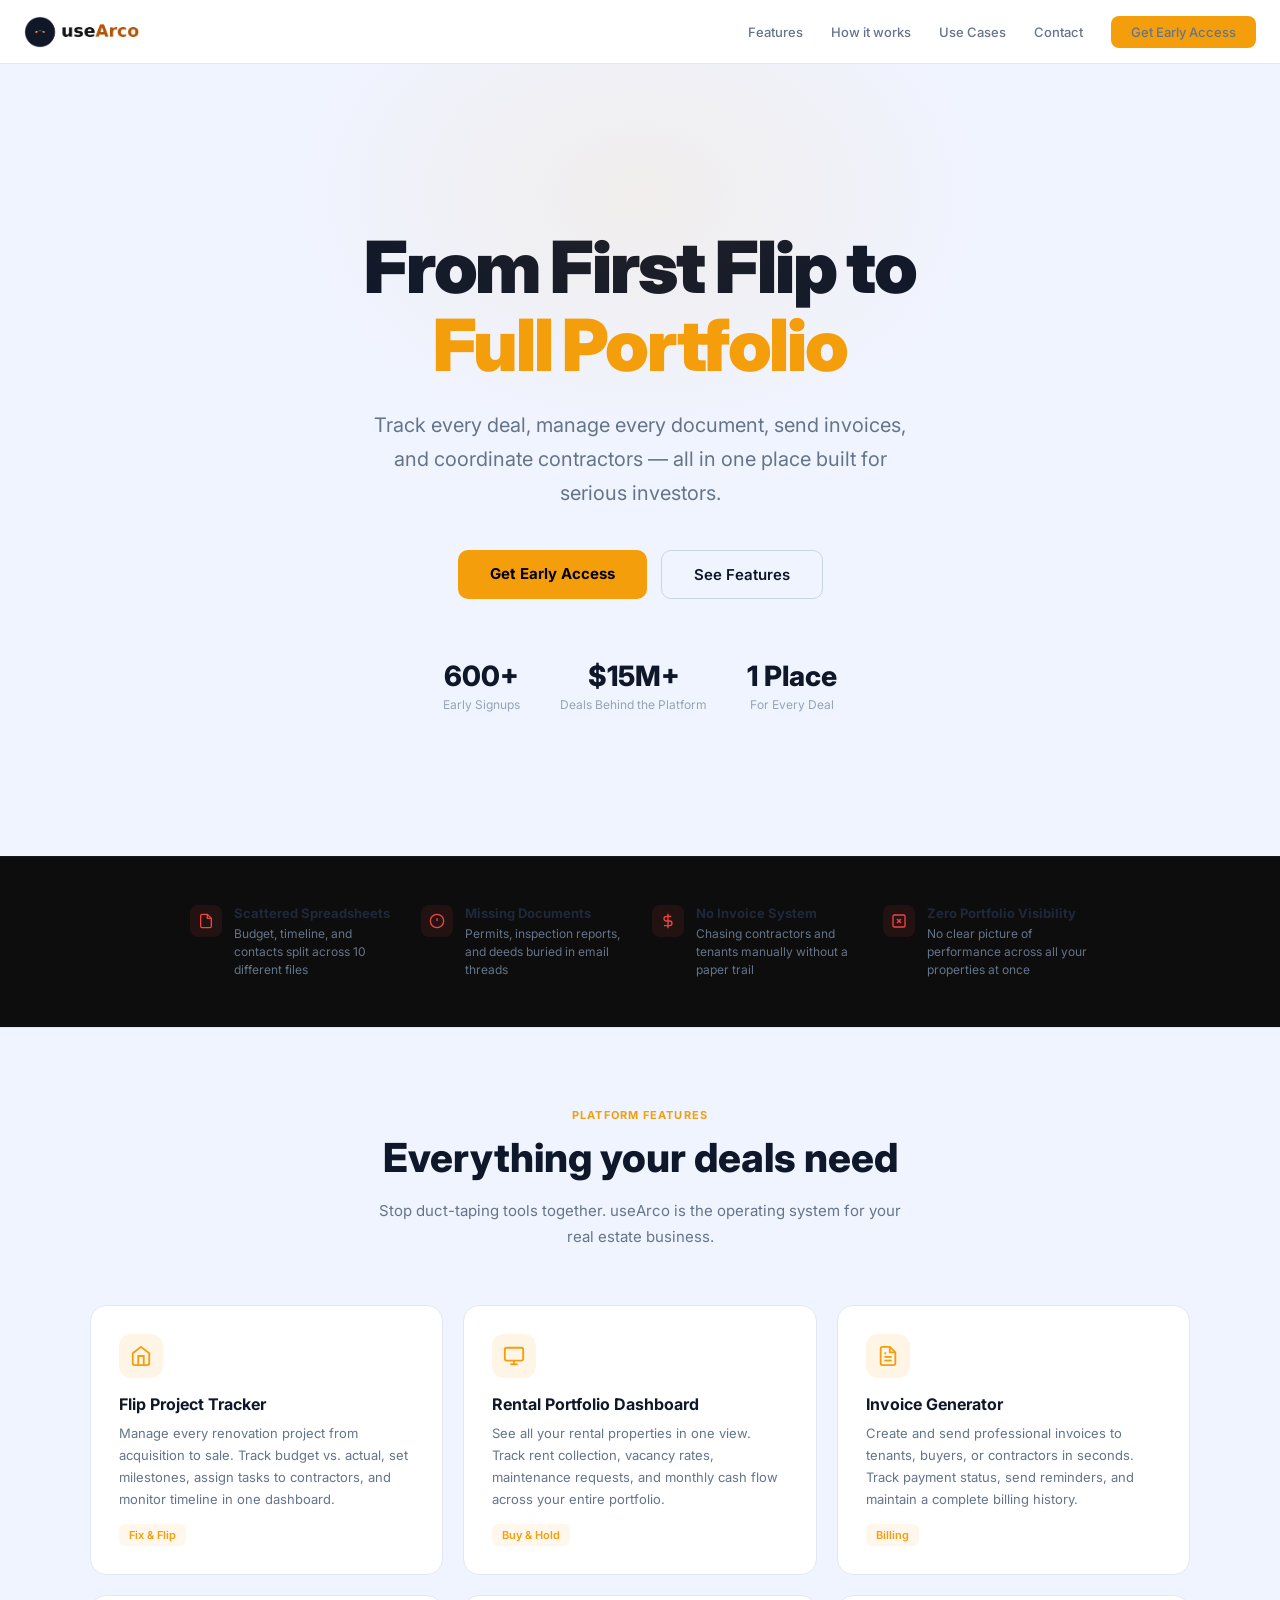
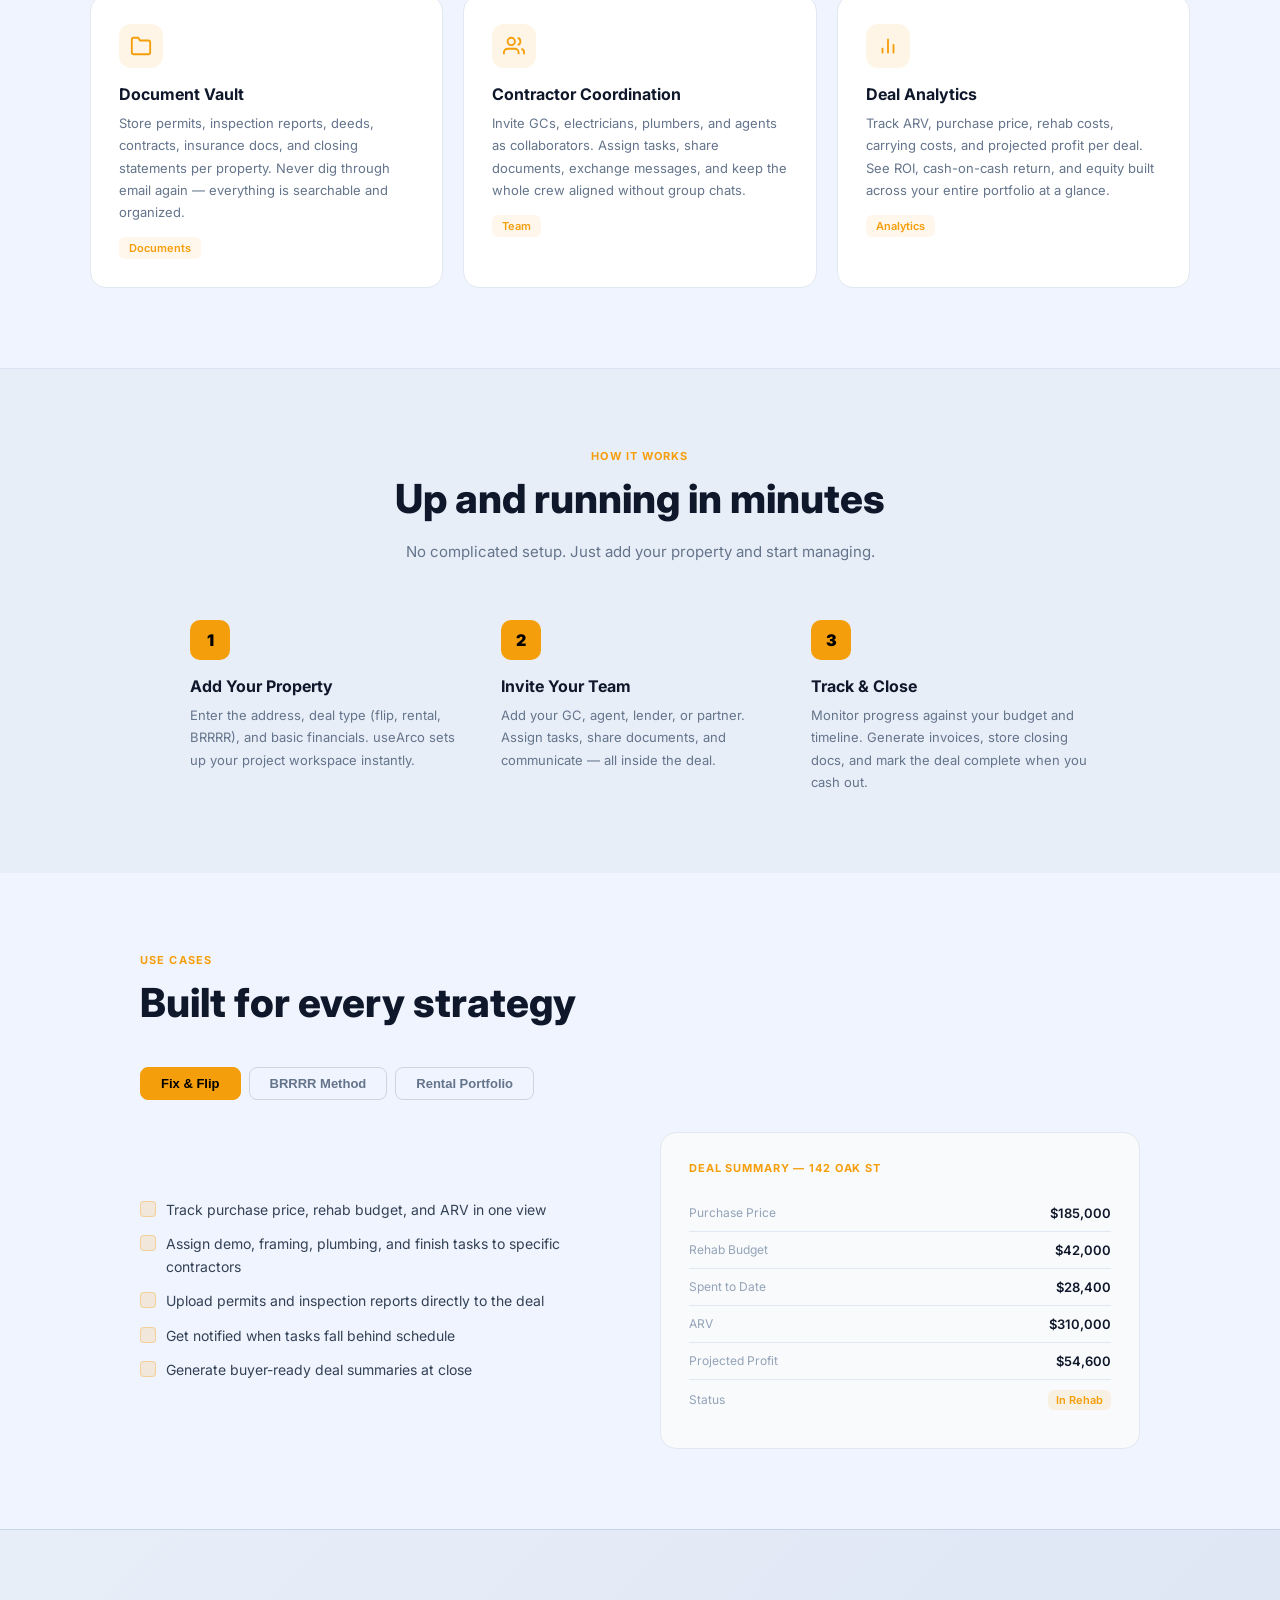
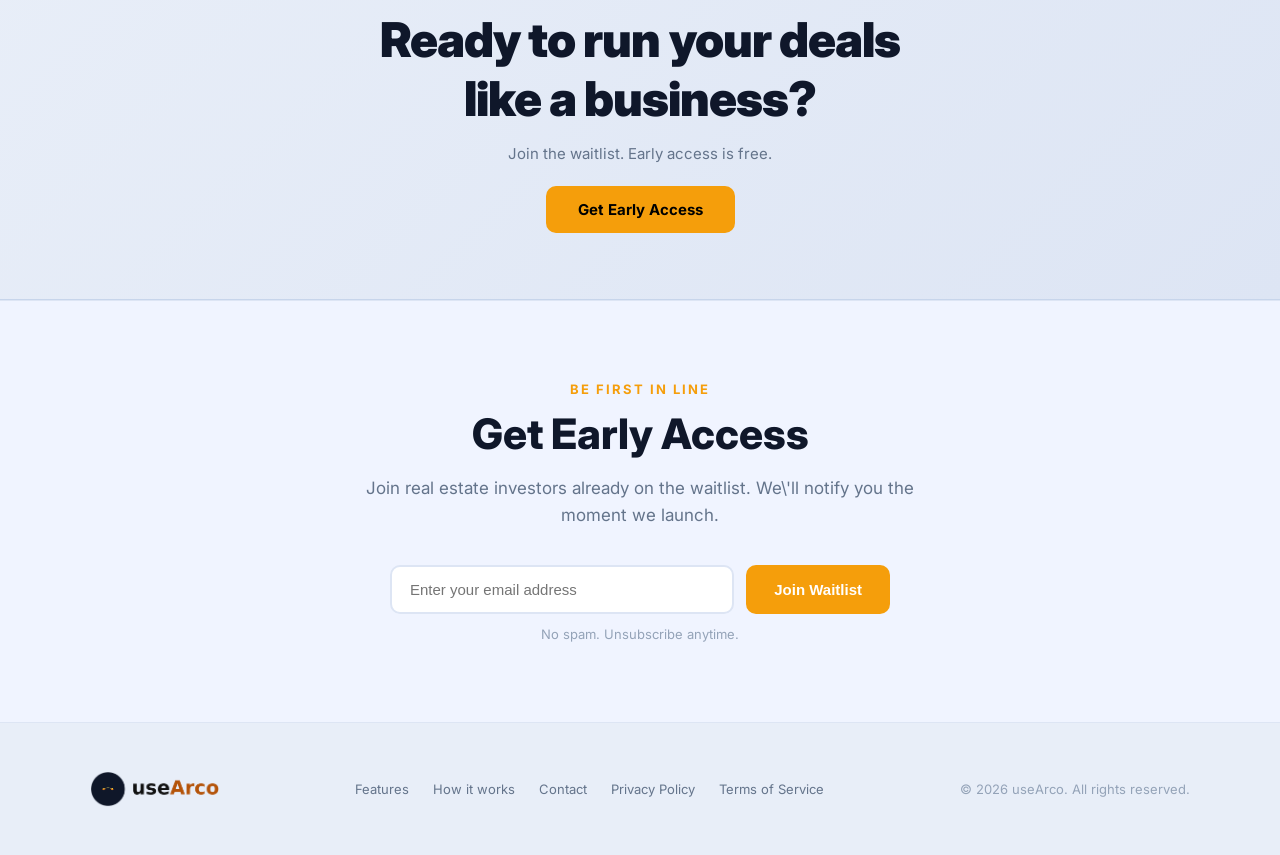
<file: index.html>
<!DOCTYPE html>
<html lang="en">
<head>
  <meta charset="UTF-8" />
  <meta name="viewport" content="width=device-width, initial-scale=1.0" />
  <title>useArco – Real Estate Investment Management</title>
  <meta name="description" content="Manage your flips, track your rentals, send invoices, and organize every document in one place. Built for serious real estate investors." />
  <link rel="icon" href="/favicon.png" />
  <link href="https://fonts.googleapis.com/css2?family=Inter:wght@400;500;600;700;800;900&display=swap" rel="stylesheet" />
  <script async src="https://www.googletagmanager.com/gtag/js?id=G-MQF914Z76V"></script>
  <script>window.dataLayer=window.dataLayer||[];function gtag(){dataLayer.push(arguments);}gtag("js",new Date());gtag("config","G-MQF914Z76V");</script>
  <style>
    *, *::before, *::after { box-sizing: border-box; margin: 0; padding: 0; }
    html { scroll-behavior: smooth; }
    body { font-family: 'Inter', sans-serif; background: #f0f4ff; color: #e8e8e8; -webkit-font-smoothing: antialiased; }

    /* NAV */
    nav { position: sticky; top: 0; z-index: 100; background: rgba(255,255,255,0.97); backdrop-filter: blur(12px); border-bottom: 1px solid #e2e8f0; padding: 0 24px; height: 64px; display: flex; align-items: center; justify-content: space-between; }
    .nav-logo { display: flex; align-items: center; gap: 10px; }
    .nav-logo img { height: 32px; }
    .nav-links { display: flex; align-items: center; gap: 28px; }
    .nav-links a { font-size: 13px; font-weight: 500; color: #64748b; text-decoration: none; transition: color 0.15s; }
    .nav-links a:hover { color: #0f172a; }
    .nav-cta { padding: 8px 20px; background: #F59E0B; color: #000; border-radius: 8px; font-size: 13px; font-weight: 700; text-decoration: none; transition: background 0.2s; }
    .nav-cta:hover { background: #d97706; color: #000 !important; }
    @media (max-width: 640px) { .nav-links { display: none; } }

    /* HERO */
    .hero { min-height: 88vh; display: flex; align-items: center; justify-content: center; text-align: center; padding: 80px 24px 60px; position: relative; overflow: hidden; }
    .hero-glow { position: absolute; top: -120px; left: 50%; transform: translateX(-50%); width: 700px; height: 500px; background: radial-gradient(ellipse at center, rgba(245,158,11,0.08) 0%, transparent 70%); pointer-events: none; }
    .hero h1 { font-size: clamp(36px, 6vw, 72px); font-weight: 900; color: #0f172a; line-height: 1.08; letter-spacing: -0.03em; margin-bottom: 24px; }
    .hero h1 em { font-style: normal; color: #F59E0B; }
    .hero p { font-size: clamp(16px, 2vw, 20px); color: #64748b; max-width: 560px; margin: 0 auto 40px; line-height: 1.7; }
    .hero-actions { display: flex; gap: 14px; justify-content: center; flex-wrap: wrap; }
    .btn-primary { padding: 14px 32px; background: #F59E0B; color: #000; border-radius: 10px; font-size: 15px; font-weight: 700; text-decoration: none; transition: background 0.2s, transform 0.1s; }
    .btn-primary:hover { background: #d97706; transform: translateY(-1px); }
    .btn-secondary { padding: 14px 32px; background: transparent; color: #0f172a; border: 1px solid #cbd5e1; border-radius: 10px; font-size: 15px; font-weight: 600; text-decoration: none; transition: border-color 0.2s; }
    .btn-secondary:hover { border-color: #94a3b8; }
    .hero-stats { margin-top: 60px; display: flex; gap: 40px; justify-content: center; flex-wrap: wrap; }
    .hero-stat { text-align: center; }
    .hero-stat .num { font-size: 28px; font-weight: 800; color: #0f172a; }
    .hero-stat .lbl { font-size: 12px; color: #94a3b8; margin-top: 4px; }

    /* SECTION BASE */
    section { padding: 80px 24px; }
    .section-label { font-size: 11px; font-weight: 700; letter-spacing: 0.1em; text-transform: uppercase; color: #F59E0B; margin-bottom: 12px; }
    .section-heading { font-size: clamp(26px, 3.5vw, 40px); font-weight: 800; color: #0f172a; line-height: 1.2; margin-bottom: 16px; }
    .section-sub { font-size: 15px; color: #64748b; line-height: 1.7; max-width: 540px; }
    .centered { text-align: center; }
    .centered .section-sub { margin: 0 auto; }

    /* PROBLEM STRIP */
    .problem { background: #0d0d0d; border-top: 1px solid #181818; border-bottom: 1px solid #e2e8f0; padding: 48px 24px; }
    .problem-inner { max-width: 900px; margin: 0 auto; display: grid; grid-template-columns: repeat(auto-fit, minmax(200px, 1fr)); gap: 24px; }
    .problem-item { display: flex; align-items: flex-start; gap: 12px; }
    .problem-icon { width: 32px; height: 32px; background: rgba(239,68,68,0.1); border-radius: 8px; display: flex; align-items: center; justify-content: center; flex-shrink: 0; }
    .problem-item h4 { font-size: 13px; font-weight: 700; color: #1e293b; margin-bottom: 4px; }
    .problem-item p { font-size: 12px; color: #64748b; line-height: 1.5; }

    /* FEATURES */
    .features { background: #f0f4ff; }
    .features-inner { max-width: 1100px; margin: 0 auto; }
    .features-grid { display: grid; grid-template-columns: repeat(auto-fit, minmax(300px, 1fr)); gap: 20px; margin-top: 56px; }
    .feature-card { background: #ffffff; border: 1px solid #e2e8f0; border-radius: 16px; padding: 28px; transition: border-color 0.2s, transform 0.2s; }
    .feature-card:hover { border-color: rgba(245,158,11,0.5); transform: translateY(-2px); }
    .feature-icon { width: 44px; height: 44px; background: rgba(245,158,11,0.1); border-radius: 12px; display: flex; align-items: center; justify-content: center; margin-bottom: 16px; }
    .feature-card h3 { font-size: 16px; font-weight: 700; color: #0f172a; margin-bottom: 8px; }
    .feature-card p { font-size: 13px; color: #64748b; line-height: 1.7; }
    .feature-tag { display: inline-block; margin-top: 14px; padding: 4px 10px; background: rgba(245,158,11,0.08); border-radius: 6px; font-size: 11px; font-weight: 600; color: #F59E0B; }

    /* HOW IT WORKS */
    .how { background: #e8eef8; border-top: 1px solid #dde5f4; }
    .how-inner { max-width: 900px; margin: 0 auto; }
    .steps { display: grid; grid-template-columns: repeat(auto-fit, minmax(240px, 1fr)); gap: 32px; margin-top: 56px; }
    .step { position: relative; }
    .step-num { width: 40px; height: 40px; background: #F59E0B; border-radius: 10px; display: flex; align-items: center; justify-content: center; font-size: 16px; font-weight: 900; color: #000; margin-bottom: 16px; }
    .step h3 { font-size: 16px; font-weight: 700; color: #0f172a; margin-bottom: 8px; }
    .step p { font-size: 13px; color: #64748b; line-height: 1.7; }

    /* USE CASES */
    .usecases { background: #f0f4ff; }
    .usecases-inner { max-width: 1000px; margin: 0 auto; }
    .usecase-tabs { display: flex; gap: 8px; margin: 40px 0 32px; flex-wrap: wrap; }
    .usecase-tab { padding: 8px 20px; border-radius: 8px; font-size: 13px; font-weight: 600; cursor: pointer; border: 1px solid #cbd5e1; color: #64748b; background: transparent; transition: all 0.2s; }
    .usecase-tab.active { background: #F59E0B; color: #000; border-color: #F59E0B; }
    .usecase-content { display: none; }
    .usecase-content.active { display: grid; grid-template-columns: 1fr 1fr; gap: 40px; align-items: center; }
    @media (max-width: 640px) { .usecase-content.active { grid-template-columns: 1fr; } }
    .usecase-list { list-style: none; display: flex; flex-direction: column; gap: 12px; }
    .usecase-list li { display: flex; align-items: flex-start; gap: 10px; font-size: 14px; color: #334155; line-height: 1.6; }
    .usecase-list li::before { content: ''; width: 16px; height: 16px; background: rgba(245,158,11,0.15); border: 1px solid rgba(245,158,11,0.3); border-radius: 4px; flex-shrink: 0; margin-top: 2px; display: flex; align-items: center; justify-content: center; }
    .usecase-visual { background: #f8fafc; border: 1px solid #e2e8f0; border-radius: 16px; padding: 28px; }
    .usecase-visual .uc-title { font-size: 11px; font-weight: 700; color: #F59E0B; letter-spacing: 0.08em; text-transform: uppercase; margin-bottom: 20px; }
    .uc-row { display: flex; justify-content: space-between; align-items: center; padding: 10px 0; border-bottom: 1px solid #e2e8f0; }
    .uc-row:last-child { border-bottom: none; }
    .uc-row .label { font-size: 12px; color: #94a3b8; }
    .uc-row .value { font-size: 13px; font-weight: 600; color: #0f172a; }
    .uc-row .badge { padding: 3px 8px; border-radius: 6px; font-size: 11px; font-weight: 600; }
    .badge-green { background: rgba(34,197,94,0.1); color: #4ade80; }
    .badge-amber { background: rgba(245,158,11,0.1); color: #F59E0B; }
    .badge-red { background: rgba(239,68,68,0.1); color: #f87171; }

    /* CTA BAND */
    .cta-band { background: linear-gradient(135deg, #e8eef8 0%, #dde5f4 100%); border-top: 1px solid #c7d5eb; border-bottom: 1px solid #c7d5eb; padding: 80px 24px; text-align: center; }
    .cta-band h2 { font-size: clamp(28px, 4vw, 48px); font-weight: 900; color: #0f172a; margin-bottom: 16px; letter-spacing: -0.02em; }
    .cta-band p { color: #64748b; font-size: 15px; margin-bottom: 36px; }

    /* CONTACT */
    .contact-section { background: #f0f4ff; padding: 80px 24px; border-top: 1px solid #dde5f4; }
    .contact-inner { max-width: 900px; margin: 0 auto; }
    .contact-grid { display: grid; grid-template-columns: 1fr 1.2fr; gap: 64px; align-items: start; }
    @media (max-width: 700px) { .contact-grid { grid-template-columns: 1fr; gap: 40px; } }
    .contact-eyebrow { font-size: 11px; font-weight: 700; letter-spacing: 0.1em; text-transform: uppercase; color: #F59E0B; margin: 0 0 10px 0; }
    .contact-heading { font-size: 38px; font-weight: 900; color: #0f172a; margin: 0 0 10px 0; line-height: 1.15; letter-spacing: -0.02em; }
    .contact-heading .highlight { color: #F59E0B; }
    .contact-sub { font-size: 15px; color: #64748b; margin: 0 0 32px 0; }
    .contact-info { display: flex; flex-direction: column; gap: 10px; margin-bottom: 28px; }
    .contact-info-link { display: flex; align-items: center; gap: 10px; color: #334155; font-size: 14px; font-weight: 500; text-decoration: none; transition: color 0.15s; }
    .contact-info-link:hover { color: #F59E0B; }
    .contact-info-link svg { flex-shrink: 0; }
    .contact-form { display: flex; flex-direction: column; gap: 18px; }
    .input-div { position: relative; }
    .input-div .input { width: 100%; padding: 18px 16px 6px; background: #ffffff; border: 1.5px solid #cbd5e1; border-radius: 10px; color: #0f172a; font-size: 14px; font-family: inherit; outline: none; transition: border-color 0.2s; box-sizing: border-box; }
    .input-div .input:focus { border-color: #F59E0B; }
    .input-div textarea.input { min-height: 110px; resize: vertical; padding-top: 22px; }
    .input-div .label { position: absolute; left: 16px; top: 50%; transform: translateY(-50%); font-size: 14px; color: #94a3b8; pointer-events: none; transition: all 0.18s ease; }
    .input-div textarea ~ .label { top: 20px; transform: none; }
    .input-div .input:focus ~ .label,
    .input-div .input:not(:placeholder-shown) ~ .label { top: 7px; transform: none; font-size: 10px; font-weight: 700; letter-spacing: 0.06em; text-transform: uppercase; color: #F59E0B; }
    .input-div textarea:focus ~ .label,
    .input-div textarea:not(:placeholder-shown) ~ .label { top: 6px; font-size: 10px; font-weight: 700; letter-spacing: 0.06em; text-transform: uppercase; color: #F59E0B; }
    .contact-submit { padding: 14px 28px; background: #F59E0B; color: #000; border: none; border-radius: 10px; font-size: 15px; font-weight: 700; cursor: pointer; transition: background 0.2s, transform 0.1s; width: 100%; }
    .contact-submit:hover { background: #d97706; transform: translateY(-1px); }
    .contact-submit:disabled { opacity: 0.6; cursor: not-allowed; transform: none; }
    .form-success { background: #f0fdf4; border: 1.5px solid #16a34a; border-radius: 10px; padding: 16px; color: #15803d; font-size: 14px; font-weight: 600; text-align: center; display: none; }

    /* FOOTER */
    footer { background: #e8eef8; color: #64748b; padding: 48px 24px; border-top: 1px solid #dde5f4; }
    .footer-inner { max-width: 1100px; margin: 0 auto; display: flex; align-items: center; justify-content: space-between; flex-wrap: wrap; gap: 20px; }
    .footer-logo { display: flex; align-items: center; gap: 10px; }
    .footer-logo img { height: 36px; opacity: 1; }
    .footer-links { display: flex; gap: 24px; flex-wrap: wrap; }
    .footer-links a { font-size: 13px; color: #64748b; text-decoration: none; transition: color 0.15s; }
    .footer-links a:hover { color: #F59E0B; }
    .footer-copy { font-size: 13px; color: #94a3b8; }

    /* Subscribe Section */
    .subscribe-section { background: #f0f4ff; padding: 80px 24px; border-top: 1px solid #dde5f4; text-align: center; }
    .subscribe-inner { max-width: 600px; margin: 0 auto; }
    .subscribe-eyebrow { font-size: 13px; font-weight: 700; letter-spacing: 2px; text-transform: uppercase; color: #F59E0B; margin-bottom: 12px; }
    .subscribe-heading { font-size: clamp(28px, 5vw, 42px); font-weight: 800; color: #0f172a; margin-bottom: 16px; line-height: 1.2; }
    .subscribe-sub { font-size: 17px; color: #64748b; margin-bottom: 36px; line-height: 1.6; }
    .subscribe-form { width: 100%; }
    .subscribe-input-wrap { display: flex; gap: 12px; max-width: 500px; margin: 0 auto 12px; }
    .subscribe-input-wrap input { flex: 1; padding: 14px 18px; border: 2px solid #dde5f4; border-radius: 10px; font-size: 15px; color: #0f172a; background: #fff; outline: none; transition: border-color 0.2s; }
    .subscribe-input-wrap input:focus { border-color: #F59E0B; }
    .subscribe-input-wrap button { padding: 14px 28px; background: #F59E0B; color: #fff; font-weight: 700; font-size: 15px; border: none; border-radius: 10px; cursor: pointer; white-space: nowrap; transition: background 0.2s, transform 0.1s; }
    .subscribe-input-wrap button:hover { background: #d97706; transform: translateY(-1px); }
    .subscribe-input-wrap button:disabled { opacity: 0.7; cursor: not-allowed; transform: none; }
    .subscribe-privacy { font-size: 13px; color: #94a3b8; }
    .subscribe-success { display: none; margin-top: 20px; padding: 16px 24px; background: #dcfce7; border: 1px solid #bbf7d0; border-radius: 10px; color: #166534; font-weight: 600; font-size: 15px; }
    @media (max-width: 480px) { .subscribe-input-wrap { flex-direction: column; } }
  </style>
  <script src="https://www.google.com/recaptcha/api.js?render=6LfazeUsAAAAAIIOUgHEQkqAyCeBoOAR6B8QF83x"></script>
</head>
<body>

<!-- NAV -->
<nav>
  <div class="nav-logo">
    <img src="/logo.png" alt="useArco" />
  </div>
  <div class="nav-links">
    <a href="#features">Features</a>
    <a href="#how-it-works">How it works</a>
    <a href="#use-cases">Use Cases</a>
    <a href="#contact">Contact</a>
    <a href="#waitlist" class="nav-cta">Get Early Access</a>
  </div>
</nav>

<!-- HERO -->
<section class="hero">
  <div class="hero-glow"></div>
  <div>
    <h1>From First Flip to<br /><em>Full Portfolio</em></h1>
    <p>Track every deal, manage every document, send invoices, and coordinate contractors — all in one place built for serious investors.</p>
    <div class="hero-actions">
      <a href="#waitlist" class="btn-primary">Get Early Access</a>
      <a href="#features" class="btn-secondary">See Features</a>
    </div>
    <div class="hero-stats">
      <div class="hero-stat"><div class="num">600+</div><div class="lbl">Early Signups</div></div>
      <div class="hero-stat"><div class="num">$15M+</div><div class="lbl">Deals Behind the Platform</div></div>
      <div class="hero-stat"><div class="num">1 Place</div><div class="lbl">For Every Deal</div></div>
    </div>
  </div>
</section>

<!-- PROBLEM -->
<div class="problem">
  <div class="problem-inner">
    <div class="problem-item">
      <div class="problem-icon">
        <svg width="16" height="16" viewBox="0 0 24 24" fill="none" stroke="#ef4444" stroke-width="2"><path d="M14 2H6a2 2 0 0 0-2 2v16a2 2 0 0 0 2 2h12a2 2 0 0 0 2-2V8z"/><polyline points="14 2 14 8 20 8"/></svg>
      </div>
      <div><h4>Scattered Spreadsheets</h4><p>Budget, timeline, and contacts split across 10 different files</p></div>
    </div>
    <div class="problem-item">
      <div class="problem-icon">
        <svg width="16" height="16" viewBox="0 0 24 24" fill="none" stroke="#ef4444" stroke-width="2"><circle cx="12" cy="12" r="10"/><line x1="12" y1="8" x2="12" y2="12"/><line x1="12" y1="16" x2="12.01" y2="16"/></svg>
      </div>
      <div><h4>Missing Documents</h4><p>Permits, inspection reports, and deeds buried in email threads</p></div>
    </div>
    <div class="problem-item">
      <div class="problem-icon">
        <svg width="16" height="16" viewBox="0 0 24 24" fill="none" stroke="#ef4444" stroke-width="2"><line x1="12" y1="1" x2="12" y2="23"/><path d="M17 5H9.5a3.5 3.5 0 0 0 0 7h5a3.5 3.5 0 0 1 0 7H6"/></svg>
      </div>
      <div><h4>No Invoice System</h4><p>Chasing contractors and tenants manually without a paper trail</p></div>
    </div>
    <div class="problem-item">
      <div class="problem-icon">
        <svg width="16" height="16" viewBox="0 0 24 24" fill="none" stroke="#ef4444" stroke-width="2"><rect x="3" y="3" width="18" height="18" rx="2" ry="2"/><line x1="9" y1="9" x2="15" y2="15"/><line x1="15" y1="9" x2="9" y2="15"/></svg>
      </div>
      <div><h4>Zero Portfolio Visibility</h4><p>No clear picture of performance across all your properties at once</p></div>
    </div>
  </div>
</div>

<!-- FEATURES -->
<section class="features" id="features">
  <div class="features-inner">
    <div class="centered">
      <p class="section-label">Platform Features</p>
      <h2 class="section-heading">Everything your deals need</h2>
      <p class="section-sub">Stop duct-taping tools together. useArco is the operating system for your real estate business.</p>
    </div>
    <div class="features-grid">
      <div class="feature-card">
        <div class="feature-icon">
          <svg width="22" height="22" viewBox="0 0 24 24" fill="none" stroke="#F59E0B" stroke-width="2"><path d="M3 9l9-7 9 7v11a2 2 0 0 1-2 2H5a2 2 0 0 1-2-2z"/><polyline points="9 22 9 12 15 12 15 22"/></svg>
        </div>
        <h3>Flip Project Tracker</h3>
        <p>Manage every renovation project from acquisition to sale. Track budget vs. actual, set milestones, assign tasks to contractors, and monitor timeline in one dashboard.</p>
        <span class="feature-tag">Fix &amp; Flip</span>
      </div>
      <div class="feature-card">
        <div class="feature-icon">
          <svg width="22" height="22" viewBox="0 0 24 24" fill="none" stroke="#F59E0B" stroke-width="2"><rect x="2" y="3" width="20" height="14" rx="2" ry="2"/><line x1="8" y1="21" x2="16" y2="21"/><line x1="12" y1="17" x2="12" y2="21"/></svg>
        </div>
        <h3>Rental Portfolio Dashboard</h3>
        <p>See all your rental properties in one view. Track rent collection, vacancy rates, maintenance requests, and monthly cash flow across your entire portfolio.</p>
        <span class="feature-tag">Buy &amp; Hold</span>
      </div>
      <div class="feature-card">
        <div class="feature-icon">
          <svg width="22" height="22" viewBox="0 0 24 24" fill="none" stroke="#F59E0B" stroke-width="2"><path d="M14 2H6a2 2 0 0 0-2 2v16a2 2 0 0 0 2 2h12a2 2 0 0 0 2-2V8z"/><polyline points="14 2 14 8 20 8"/><line x1="16" y1="13" x2="8" y2="13"/><line x1="16" y1="17" x2="8" y2="17"/><polyline points="10 9 9 9 8 9"/></svg>
        </div>
        <h3>Invoice Generator</h3>
        <p>Create and send professional invoices to tenants, buyers, or contractors in seconds. Track payment status, send reminders, and maintain a complete billing history.</p>
        <span class="feature-tag">Billing</span>
      </div>
      <div class="feature-card">
        <div class="feature-icon">
          <svg width="22" height="22" viewBox="0 0 24 24" fill="none" stroke="#F59E0B" stroke-width="2"><path d="M22 19a2 2 0 0 1-2 2H4a2 2 0 0 1-2-2V5a2 2 0 0 1 2-2h5l2 3h9a2 2 0 0 1 2 2z"/></svg>
        </div>
        <h3>Document Vault</h3>
        <p>Store permits, inspection reports, deeds, contracts, insurance docs, and closing statements per property. Never dig through email again — everything is searchable and organized.</p>
        <span class="feature-tag">Documents</span>
      </div>
      <div class="feature-card">
        <div class="feature-icon">
          <svg width="22" height="22" viewBox="0 0 24 24" fill="none" stroke="#F59E0B" stroke-width="2"><path d="M17 21v-2a4 4 0 0 0-4-4H5a4 4 0 0 0-4 4v2"/><circle cx="9" cy="7" r="4"/><path d="M23 21v-2a4 4 0 0 0-3-3.87"/><path d="M16 3.13a4 4 0 0 1 0 7.75"/></svg>
        </div>
        <h3>Contractor Coordination</h3>
        <p>Invite GCs, electricians, plumbers, and agents as collaborators. Assign tasks, share documents, exchange messages, and keep the whole crew aligned without group chats.</p>
        <span class="feature-tag">Team</span>
      </div>
      <div class="feature-card">
        <div class="feature-icon">
          <svg width="22" height="22" viewBox="0 0 24 24" fill="none" stroke="#F59E0B" stroke-width="2"><line x1="18" y1="20" x2="18" y2="10"/><line x1="12" y1="20" x2="12" y2="4"/><line x1="6" y1="20" x2="6" y2="14"/></svg>
        </div>
        <h3>Deal Analytics</h3>
        <p>Track ARV, purchase price, rehab costs, carrying costs, and projected profit per deal. See ROI, cash-on-cash return, and equity built across your entire portfolio at a glance.</p>
        <span class="feature-tag">Analytics</span>
      </div>
    </div>
  </div>
</section>

<!-- HOW IT WORKS -->
<section class="how" id="how-it-works">
  <div class="how-inner">
    <div class="centered">
      <p class="section-label">How It Works</p>
      <h2 class="section-heading">Up and running in minutes</h2>
      <p class="section-sub">No complicated setup. Just add your property and start managing.</p>
    </div>
    <div class="steps">
      <div class="step">
        <div class="step-num">1</div>
        <h3>Add Your Property</h3>
        <p>Enter the address, deal type (flip, rental, BRRRR), and basic financials. useArco sets up your project workspace instantly.</p>
      </div>
      <div class="step">
        <div class="step-num">2</div>
        <h3>Invite Your Team</h3>
        <p>Add your GC, agent, lender, or partner. Assign tasks, share documents, and communicate — all inside the deal.</p>
      </div>
      <div class="step">
        <div class="step-num">3</div>
        <h3>Track &amp; Close</h3>
        <p>Monitor progress against your budget and timeline. Generate invoices, store closing docs, and mark the deal complete when you cash out.</p>
      </div>
    </div>
  </div>
</section>

<!-- USE CASES -->
<section class="usecases" id="use-cases">
  <div class="usecases-inner">
    <p class="section-label">Use Cases</p>
    <h2 class="section-heading">Built for every strategy</h2>
    <div class="usecase-tabs">
      <button class="usecase-tab active" onclick="showTab('flip')">Fix &amp; Flip</button>
      <button class="usecase-tab" onclick="showTab('brrrr')">BRRRR Method</button>
      <button class="usecase-tab" onclick="showTab('rental')">Rental Portfolio</button>
    </div>
    <div id="tab-flip" class="usecase-content active">
      <ul class="usecase-list">
        <li>Track purchase price, rehab budget, and ARV in one view</li>
        <li>Assign demo, framing, plumbing, and finish tasks to specific contractors</li>
        <li>Upload permits and inspection reports directly to the deal</li>
        <li>Get notified when tasks fall behind schedule</li>
        <li>Generate buyer-ready deal summaries at close</li>
      </ul>
      <div class="usecase-visual">
        <div class="uc-title">Deal Summary — 142 Oak St</div>
        <div class="uc-row"><span class="label">Purchase Price</span><span class="value">$185,000</span></div>
        <div class="uc-row"><span class="label">Rehab Budget</span><span class="value">$42,000</span></div>
        <div class="uc-row"><span class="label">Spent to Date</span><span class="value">$28,400</span></div>
        <div class="uc-row"><span class="label">ARV</span><span class="value">$310,000</span></div>
        <div class="uc-row"><span class="label">Projected Profit</span><span class="value">$54,600</span></div>
        <div class="uc-row"><span class="label">Status</span><span class="badge badge-amber">In Rehab</span></div>
      </div>
    </div>
    <div id="tab-brrrr" class="usecase-content">
      <ul class="usecase-list">
        <li>Track each phase: Buy, Rehab, Rent, Refinance, Repeat</li>
        <li>Store refinance appraisals and loan documents per property</li>
        <li>Calculate equity pulled out and capital recycled</li>
        <li>Manage tenant onboarding and lease documents</li>
        <li>Monitor cash flow post-refi for each hold</li>
      </ul>
      <div class="usecase-visual">
        <div class="uc-title">BRRRR Tracker — 78 Maple Ave</div>
        <div class="uc-row"><span class="label">All-In Cost</span><span class="value">$210,000</span></div>
        <div class="uc-row"><span class="label">After-Repair Value</span><span class="value">$290,000</span></div>
        <div class="uc-row"><span class="label">Refi Loan (75% LTV)</span><span class="value">$217,500</span></div>
        <div class="uc-row"><span class="label">Cash Recycled</span><span class="value">$7,500</span></div>
        <div class="uc-row"><span class="label">Monthly Cash Flow</span><span class="value">+$420</span></div>
        <div class="uc-row"><span class="label">Phase</span><span class="badge badge-green">Rented</span></div>
      </div>
    </div>
    <div id="tab-rental" class="usecase-content">
      <ul class="usecase-list">
        <li>See all properties and their cash flow in one dashboard</li>
        <li>Track rent collection status per unit per month</li>
        <li>Send invoices and payment reminders to tenants</li>
        <li>Log maintenance requests and assign to vendors</li>
        <li>Store leases, inspection reports, and insurance docs per property</li>
      </ul>
      <div class="usecase-visual">
        <div class="uc-title">Portfolio Overview — May 2026</div>
        <div class="uc-row"><span class="label">Active Properties</span><span class="value">6 Units</span></div>
        <div class="uc-row"><span class="label">Rent Collected</span><span class="value">$8,200 / $9,000</span></div>
        <div class="uc-row"><span class="label">Overdue</span><span class="badge badge-red">1 Tenant</span></div>
        <div class="uc-row"><span class="label">Open Maintenance</span><span class="value">2 Requests</span></div>
        <div class="uc-row"><span class="label">Net Cash Flow</span><span class="value">+$3,140</span></div>
        <div class="uc-row"><span class="label">Vacancy Rate</span><span class="badge badge-green">0%</span></div>
      </div>
    </div>
  </div>
</section>

<!-- CTA BAND -->
<section class="cta-band" id="waitlist">
  <h2>Ready to run your deals<br />like a business?</h2>
  <p>Join the waitlist. Early access is free.</p>
  <a href="#contact" class="btn-primary">Get Early Access</a>
</section>

<!-- CONTACT FORM (commented out - restore when needed)
<section class="contact-section" id="contact">
  <div class="contact-inner">
    <div class="contact-grid">
      <div>
        <p class="contact-eyebrow">Have questions?</p>
        <h2 class="contact-heading">Get in <span class="highlight">touch!</span></h2>
        <p class="contact-sub">Our team is happy to help. We respond within 24 hours.</p>
        <div class="contact-info">
          <a class="contact-info-link" href="tel:+14849342525">+1 484 934 2525</a>
          <a class="contact-info-link" href="mailto:admin@usearco.com">admin@usearco.com</a>
        </div>
      </div>
      <div>
        <form class="contact-form" id="contactForm">
          name, email, phone, message fields here
        </form>
      </div>
    </div>
  </div>
</section>
END CONTACT FORM -->

<!-- EARLY ACCESS SUBSCRIBE -->
<section class="subscribe-section" id="contact">
  <div class="subscribe-inner">
    <p class="subscribe-eyebrow">Be First In Line</p>
    <h2 class="subscribe-heading">Get <span class="highlight">Early Access</span></h2>
    <p class="subscribe-sub">Join real estate investors already on the waitlist. We\&#x27;ll notify you the moment we launch.</p>
    <form class="subscribe-form" id="subscribeForm">
      <div class="subscribe-input-wrap">
        <input type="email" id="sub-email" name="email" placeholder="Enter your email address" required />
        <button type="submit" id="subBtn">Join Waitlist</button>
      </div>
      <p class="subscribe-privacy">No spam. Unsubscribe anytime.</p>
    </form>
    <div class="subscribe-success" id="subSuccess">&#10003; You\&#x27;re on the list! We\&#x27;ll be in touch soon.</div>
  </div>
</section>

<!-- FOOTER -->
<footer>
  <div class="footer-inner">
    <div class="footer-logo">
      <img src="/logo.png" alt="useArco" style="height:36px;" />
    </div>
    <div class="footer-links">
      <a href="#features">Features</a>
      <a href="#how-it-works">How it works</a>
      <a href="#contact">Contact</a>
      <a href="/privacy.html">Privacy Policy</a>
      <a href="/terms.html">Terms of Service</a>
    </div>
    <div class="footer-copy">&copy; 2026 useArco. All rights reserved.</div>
  </div>
</footer>

<script>
  function showTab(name) {
    document.querySelectorAll('.usecase-tab').forEach(function(t){ t.classList.remove('active'); });
    document.querySelectorAll('.usecase-content').forEach(function(c){ c.classList.remove('active'); });
    document.getElementById('tab-' + name).classList.add('active');
    event.target.classList.add('active');
  }
</script>

<script>
  // CONTACT FORM JS (commented out - restore when needed)
  // var contactForm = document.getElementById('contactForm');
  // if (contactForm) { contactForm.addEventListener('submit', function(e) { ... }); }

  // SUBSCRIBE FORM JS
  var subscribeForm = document.getElementById('subscribeForm');
  if (subscribeForm) {
    subscribeForm.addEventListener('submit', function(e) {
      e.preventDefault();
      var btn = document.getElementById('subBtn');
      var email = document.getElementById('sub-email').value;
      btn.disabled = true;
      btn.textContent = 'Joining...';
      fetch('https://api.usearco.com/api/subscribe', {
        method: 'POST',
        headers: { 'Content-Type': 'application/json' },
        body: JSON.stringify({ email: email })
      }).then(function(res) { return res.json(); }).then(function(json) {
        if (json.success) {
          subscribeForm.style.display = 'none';
          document.getElementById('subSuccess').style.display = 'block';
        } else {
          btn.disabled = false;
          btn.textContent = 'Join Waitlist';
          alert(json.message || 'Something went wrong. Please try again.');
        }
      }).catch(function() {
        btn.disabled = false;
        btn.textContent = 'Join Waitlist';
        alert('Something went wrong. Please try again.');
      });
    });
  }
</script>


</body>
</html>
</file>
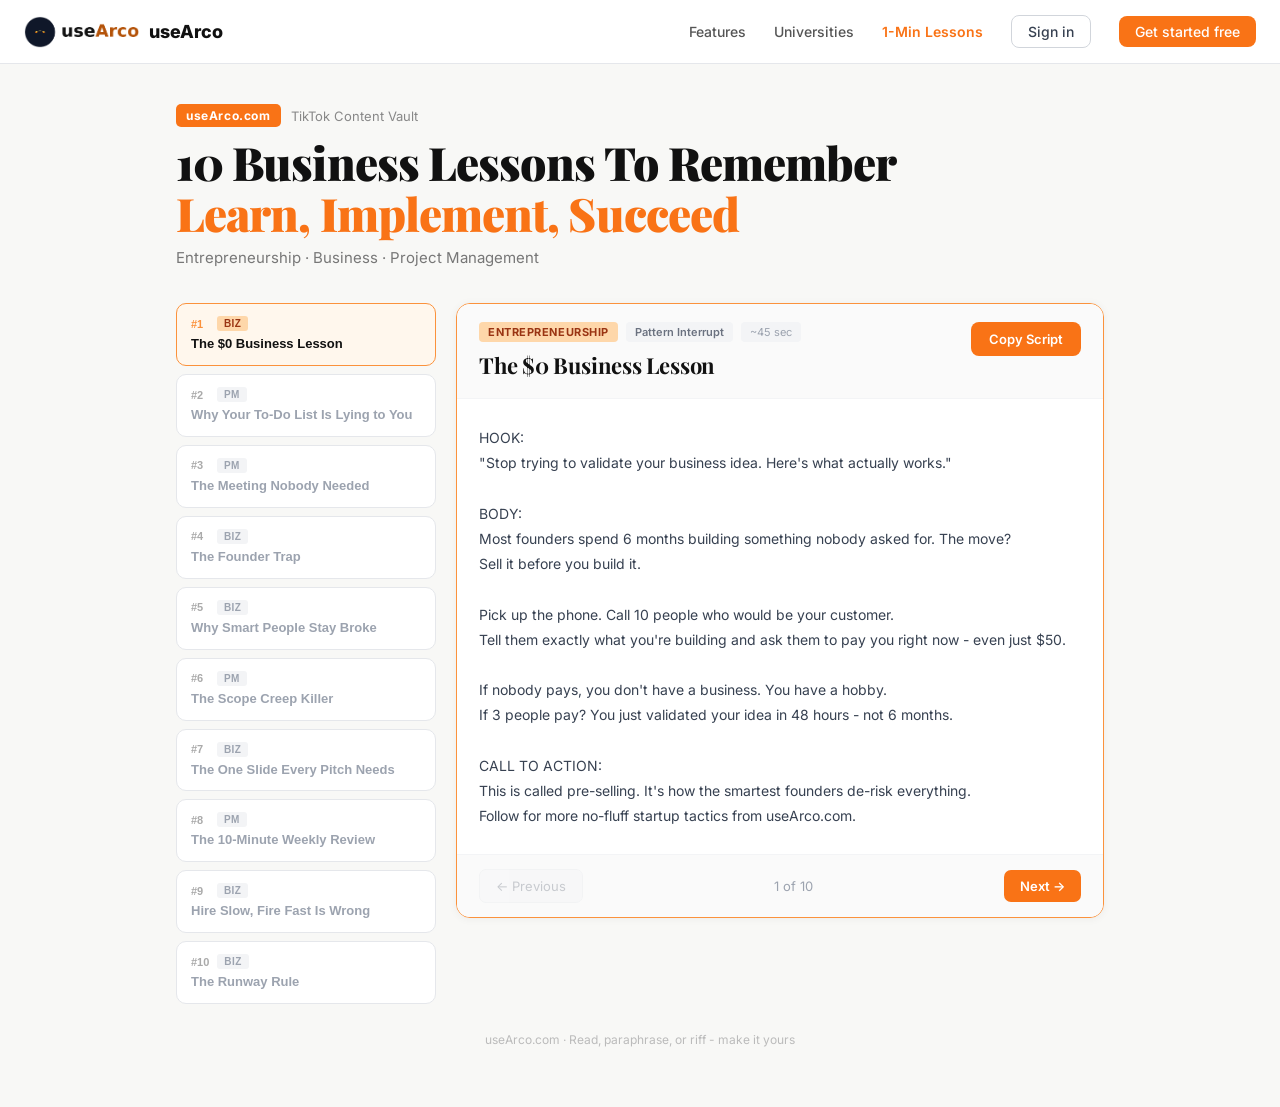
<file: lessons.html>
<!DOCTYPE html>
<html lang="en">
<head>
  <meta charset="UTF-8" />
  <meta name="viewport" content="width=device-width, initial-scale=1.0" />
  <title>1-Min Lessons - useArco</title>
  <meta name="description" content="10 viral scripts ready to record. Entrepreneurship, business, and project management lessons from useArco." />
  <link rel="icon" href="/favicon.png" />
  <link rel="preconnect" href="https://fonts.googleapis.com" />
  <link rel="preconnect" href="https://fonts.gstatic.com" crossorigin />
  <link href="https://fonts.googleapis.com/css2?family=Playfair+Display:wght@700;900&family=Inter:wght@400;500;600;700;800;900&display=swap" rel="stylesheet" />
  <!-- GA4 -->
  <script async src="https://www.googletagmanager.com/gtag/js?id=G-MQF914Z76V"></script>
  <script>window.dataLayer=window.dataLayer||[];function gtag(){dataLayer.push(arguments);}gtag("js",new Date());gtag("config","G-MQF914Z76V");</script>
  <style>
    *, *::before, *::after { box-sizing: border-box; margin: 0; padding: 0; }
    html { scroll-behavior: smooth; }
    body { font-family: 'Inter', sans-serif; color: #111; background: #f8f8f6; -webkit-font-smoothing: antialiased; }
    a { text-decoration: none; color: inherit; }

    /* NAVBAR */
    .navbar {
      position: sticky; top: 0; z-index: 100;
      background: rgba(255,255,255,0.95);
      backdrop-filter: blur(12px);
      border-bottom: 1px solid #e5e7eb;
      padding: 0 24px;
      height: 64px;
      display: flex; align-items: center; justify-content: space-between;
    }
    .nav-logo { display: flex; align-items: center; gap: 10px; font-weight: 800; font-size: 18px; color: #111; }
    .nav-logo img { height: 32px; width: auto; }
    .nav-links { display: flex; align-items: center; gap: 28px; }
    .nav-links a { font-size: 14px; font-weight: 500; color: #555; transition: color 0.2s; }
    .nav-links a:hover { color: #111; }
    .nav-links a.active { color: #f97316; font-weight: 600; }
    .btn-outline { border: 1.5px solid #d1d5db; border-radius: 8px; padding: 7px 16px; font-size: 14px; font-weight: 600; color: #374151 !important; transition: all 0.2s !important; }
    .btn-outline:hover { border-color: #111 !important; color: #111 !important; }
    .btn-primary { background: #f97316; color: #fff !important; border-radius: 8px; padding: 7px 16px; font-size: 14px; font-weight: 600; transition: background 0.2s !important; }
    .btn-primary:hover { background: #ea6c0a !important; }

    /* MAIN LAYOUT */
    .page-wrapper { max-width: 960px; margin: 0 auto; padding: 40px 16px 60px; }

    /* HEADER */
    .page-header { margin-bottom: 36px; }
    .tag-row { display: flex; align-items: center; gap: 10px; margin-bottom: 10px; }
    .tag-brand { background: #f97316; color: #fff; font-size: 12px; font-weight: 700; padding: 4px 10px; border-radius: 5px; letter-spacing: 0.05em; }
    .tag-sub { color: #888; font-size: 13px; }
    .page-title { font-family: 'Playfair Display', serif; font-size: clamp(28px, 5vw, 46px); font-weight: 900; line-height: 1.1; letter-spacing: -0.02em; color: #111; margin-bottom: 10px; }
    .page-title span { color: #f97316; }
    .page-desc { color: #777; font-size: 15px; }

    /* GRID */
    .scripts-grid { display: grid; grid-template-columns: 260px 1fr; gap: 20px; align-items: start; }
    @media (max-width: 700px) { .scripts-grid { grid-template-columns: 1fr; } .sidebar { display: flex; flex-direction: row; overflow-x: auto; gap: 8px; } .sidebar-btn { min-width: 160px; } }

    /* SIDEBAR */
    .sidebar { display: flex; flex-direction: column; gap: 8px; }
    .sidebar-btn {
      background: #fff;
      border: 1.5px solid #e5e7eb;
      border-radius: 10px;
      padding: 12px 14px;
      cursor: pointer;
      text-align: left;
      transition: all 0.15s ease;
      outline: none;
      width: 100%;
    }
    .sidebar-btn:hover { border-color: #d1d5db; box-shadow: 0 1px 4px rgba(0,0,0,0.06); }
    .sidebar-btn.active-biz { border-color: #fb923c; background: #fff7ed; }
    .sidebar-btn.active-pm { border-color: #60a5fa; background: #eff6ff; }
    .btn-meta { display: flex; align-items: center; gap: 8px; margin-bottom: 5px; }
    .btn-num { font-size: 11px; font-weight: 700; color: #aaa; min-width: 18px; }
    .btn-num.active-biz { color: #fb923c; }
    .btn-num.active-pm { color: #60a5fa; }
    .btn-badge { font-size: 10px; font-weight: 600; padding: 2px 7px; border-radius: 3px; letter-spacing: 0.04em; text-transform: uppercase; background: #f3f4f6; color: #9ca3af; }
    .btn-badge.active-biz { background: #fed7aa; color: #9a3412; }
    .btn-badge.active-pm { background: #bfdbfe; color: #1e3a8a; }
    .btn-title { font-size: 13px; font-weight: 600; color: #9ca3af; line-height: 1.3; }
    .btn-title.active { color: #111; }

    /* SCRIPT PANEL */
    .script-panel { background: #fff; border: 1.5px solid #e5e7eb; border-radius: 14px; overflow: hidden; box-shadow: 0 1px 8px rgba(0,0,0,0.05); }
    .panel-top { padding: 18px 22px; border-bottom: 1px solid #f3f4f6; display: flex; justify-content: space-between; align-items: flex-start; flex-wrap: wrap; gap: 12px; background: #fafafa; }
    .panel-badges { display: flex; gap: 8px; flex-wrap: wrap; margin-bottom: 8px; }
    .badge-topic { font-size: 11px; font-weight: 700; padding: 3px 9px; border-radius: 4px; text-transform: uppercase; letter-spacing: 0.05em; }
    .badge-biz { background: #fed7aa; color: #9a3412; }
    .badge-pm { background: #bfdbfe; color: #1e3a8a; }
    .badge-hook { background: #f3f4f6; color: #6b7280; font-size: 11px; font-weight: 600; padding: 3px 9px; border-radius: 4px; }
    .badge-dur { background: #f3f4f6; color: #9ca3af; font-size: 11px; padding: 3px 9px; border-radius: 4px; }
    .panel-title { font-family: 'Playfair Display', serif; font-size: 22px; font-weight: 700; color: #111; letter-spacing: -0.01em; margin: 0; }
    .copy-btn { background: #f97316; color: #fff; border: none; border-radius: 8px; padding: 9px 18px; font-family: 'Inter', sans-serif; font-weight: 600; font-size: 13px; cursor: pointer; transition: background 0.2s ease; white-space: nowrap; }
    .copy-btn.copied { background: #16a34a; }
    .copy-btn:hover { background: #ea6c0a; }
    .copy-btn.copied:hover { background: #15803d; }
    .panel-body { padding: 26px 22px; }
    .panel-body pre { font-family: 'Inter', sans-serif; font-size: 14px; line-height: 1.8; color: #374151; white-space: pre-wrap; word-break: break-word; background: transparent; }
    .panel-nav { padding: 14px 22px; border-top: 1px solid #f3f4f6; display: flex; justify-content: space-between; align-items: center; background: #fafafa; }
    .nav-btn { border-radius: 7px; padding: 8px 16px; font-family: 'Inter', sans-serif; font-size: 13px; cursor: pointer; transition: all 0.15s; }
    .nav-btn-prev { background: #f3f4f6; color: #6b7280; border: 1.5px solid #e5e7eb; }
    .nav-btn-prev:hover:not(:disabled) { background: #e5e7eb; color: #111; }
    .nav-btn-next { background: #f97316; color: #fff; border: none; font-weight: 600; }
    .nav-btn-next:hover:not(:disabled) { background: #ea6c0a; }
    .nav-btn:disabled { opacity: 0.35; cursor: default; }
    .nav-counter { font-size: 13px; color: #9ca3af; }

    /* FOOTER */
    .page-footer { max-width: 960px; margin: 28px auto 0; font-size: 12px; color: #bbb; text-align: center; font-family: 'Inter', sans-serif; }
    .border-biz { border-color: #fb923c !important; }
    .border-pm { border-color: #60a5fa !important; }
  </style>
</head>
<body>

  <!-- NAVBAR -->
  <nav class="navbar">
    <a href="/" class="nav-logo">
      <img src="/logo.png" alt="useArco" onerror="this.style.display='none'" />
      useArco
    </a>
    <div class="nav-links">
      <a href="/#features">Features</a>
      <a href="/#universities">Universities</a>
      <a href="/lessons.html" class="active">1-Min Lessons</a>
      <a href="https://use-arco-platform.vercel.app/login" class="btn-outline">Sign in</a>
      <a href="https://use-arco-platform.vercel.app/register" class="btn-primary">Get started free</a>
    </div>
  </nav>

  <!-- PAGE CONTENT -->
  <div class="page-wrapper">

    <!-- HEADER -->
    <div class="page-header">
      <div class="tag-row">
        <span class="tag-brand">useArco.com</span>
        <span class="tag-sub">TikTok Content Vault</span>
      </div>
      <h1 class="page-title">10 Business Lessons To Remember<br><span>Learn, Implement, Succeed</span></h1>
      <p class="page-desc">Entrepreneurship · Business · Project Management</p>
    </div>

    <!-- SCRIPTS GRID -->
    <div class="scripts-grid">

      <!-- SIDEBAR -->
      <div class="sidebar" id="sidebar"></div>

      <!-- SCRIPT PANEL -->
      <div class="script-panel" id="scriptPanel">
        <div class="panel-top">
          <div>
            <div class="panel-badges" id="panelBadges"></div>
            <h2 class="panel-title" id="panelTitle"></h2>
          </div>
          <button class="copy-btn" id="copyBtn" onclick="handleCopy()">Copy Script</button>
        </div>
        <div class="panel-body"><pre id="panelScript"></pre></div>
        <div class="panel-nav">
          <button class="nav-btn nav-btn-prev" id="prevBtn" onclick="navigate(-1)">← Previous</button>
          <span class="nav-counter" id="navCounter"></span>
          <button class="nav-btn nav-btn-next" id="nextBtn" onclick="navigate(1)">Next →</button>
        </div>
      </div>

    </div>

    <div class="page-footer">useArco.com · Read, paraphrase, or riff - make it yours</div>
  </div>

<script>
const scripts = [
  { id:1, title:"The $0 Business Lesson", topic:"Entrepreneurship", hook:"Pattern Interrupt", duration:"~45 sec", script:`HOOK:
"Stop trying to validate your business idea. Here's what actually works."

BODY:
Most founders spend 6 months building something nobody asked for. The move?
Sell it before you build it.

Pick up the phone. Call 10 people who would be your customer.
Tell them exactly what you're building and ask them to pay you right now - even just $50.

If nobody pays, you don't have a business. You have a hobby.
If 3 people pay? You just validated your idea in 48 hours - not 6 months.

CALL TO ACTION:
This is called pre-selling. It's how the smartest founders de-risk everything.
Follow for more no-fluff startup tactics from useArco.com.` },
  { id:2, title:"Why Your To-Do List Is Lying to You", topic:"Project Management", hook:"Relatable Pain Point", duration:"~50 sec", script:`HOOK:
"If you end every day feeling busy but accomplished nothing - this is why."

BODY:
Your to-do list has 20 items. You knock out 18 of them and still feel like you failed.

That's because you're confusing activity with progress.

Here's the fix: Every morning, write down ONE task - the single thing that, if done, makes everything else easier or irrelevant.

Gary Keller calls it the One Thing. I call it your $10,000 task.

Do that first. Everything else is noise.

CALL TO ACTION:
The people who build real businesses protect their most important work fiercely.
Follow useArco.com for more systems that actually move the needle.` },
  { id:3, title:"The Meeting Nobody Needed", topic:"Project Management", hook:"Bold Claim", duration:"~40 sec", script:`HOOK:
"Most meetings at your company should be an email. Here's how to tell the difference."

BODY:
A meeting is for decisions that require real-time back and forth.
An email is for updates, approvals, and status checks.

If someone schedules a 30-minute meeting to tell you something that could have been three sentences? That's $500 of company time wasted.

The rule: Before scheduling any meeting, write out what outcome you need.
If you can get that outcome in writing - do it in writing.

CALL TO ACTION:
Protect your team's deep work time. That's where the real value gets built.
More project management frameworks at useArco.com - link in bio.` },
  { id:4, title:"The Founder Trap", topic:"Entrepreneurship", hook:"Curiosity Gap", duration:"~55 sec", script:`HOOK:
"The thing that makes you a great founder in year one will destroy your business in year three."

BODY:
In the beginning, doing everything yourself is the move. You have no money, you need to learn the business, and hustle is the only edge you have.

But here's the trap: Most founders never stop.

They keep doing $20-an-hour tasks - answering emails, scheduling calls, managing ops - while their actual job is now $2,000-an-hour strategy and sales.

The shift nobody tells you about: At some point, your job stops being to do the work. It becomes to build the system that does the work.

CALL TO ACTION:
If you're still the bottleneck in your own business, something has to change.
Follow useArco.com - we teach you how to build, delegate, and scale.` },
  { id:5, title:"Why Smart People Stay Broke", topic:"Entrepreneurship", hook:"Bold Claim", duration:"~45 sec", script:`HOOK:
"The smartest people I know are also the most broke. And it's not a coincidence."

BODY:
Smart people overthink entry. They see every risk. They want perfect information before they move.

Successful entrepreneurs? They're comfortable being wrong fast.

They launch before they're ready. They get feedback from the market - not from their own head - and they iterate.

The market will tell you what works. But only if you show up.

Intelligence is an asset. Analysis paralysis is a liability.

CALL TO ACTION:
Done is better than perfect. Ship the thing.
Follow useArco.com for frameworks that help you move fast and build smart.` },
  { id:6, title:"The Scope Creep Killer", topic:"Project Management", hook:"Relatable Pain Point", duration:"~50 sec", script:`HOOK:
"Your project is late. And I already know why - even without seeing it."

BODY:
Scope creep. Someone said 'hey, while we're at it, can we also add...' - and you said yes.

Then someone else said it. And you said yes again.

Now a 6-week project is 4 months in and still not done.

The fix is simple but uncomfortable: Every new request that wasn't in the original scope goes on a list. It doesn't go into the current project. It goes into the NEXT one.

You protect the deadline. You protect the team. And the requester still gets what they want - just not right now.

CALL TO ACTION:
This is called a change log. It's one of the most underused tools in business.
More PM tactics at useArco.com.` },
  { id:7, title:"The One Slide Every Pitch Needs", topic:"Entrepreneurship", hook:"Curiosity Gap", duration:"~45 sec", script:`HOOK:
"Investors don't fund ideas. They fund this one thing - and most founders never show it."

BODY:
It's not your product. Not your market size. Not your team.

It's traction. Evidence that real people want what you're building.

10 paying customers beats a 50-slide deck every single time.

If you don't have revenue yet, show something: waitlist signups, pilot partners, letters of intent, user interviews where someone said 'take my money.'

Investors are pattern matching for one thing: does this market want this product?

Show them the evidence.

CALL TO ACTION:
Build proof before you pitch. Follow useArco.com for how to get there.` },
  { id:8, title:"The 10-Minute Weekly Review", topic:"Project Management", hook:"Practical Value", duration:"~50 sec", script:`HOOK:
"Spend 10 minutes every Friday doing this - and you'll always know exactly where your business stands."

BODY:
Every Friday, before you close your laptop, answer three questions:

One - What did I ship this week? Not what I worked on. What did I actually complete?

Two - What got stuck, and why? Name the real blocker - not the surface reason.

Three - What is the ONE thing I need to do next week to move the needle most?

That's it. Write it down. 10 minutes.

Over time you'll see patterns. What drains you. What moves you forward. Where time goes.

CALL TO ACTION:
Clarity compounds. Start this habit this Friday.
More weekly systems at useArco.com - link in bio.` },
  { id:9, title:"Hire Slow, Fire Fast Is Wrong", topic:"Entrepreneurship", hook:"Pattern Interrupt", duration:"~50 sec", script:`HOOK:
'Hire slow, fire fast' is one of the most misunderstood phrases in business. Here's what it actually means."

BODY:
Hiring slow doesn't mean taking 4 months to make a decision. It means being deliberate - knowing exactly what problem you're solving with this hire before you post the job.

Most founders hire because they're overwhelmed, not because they have a clear role. So they hire the wrong person for the wrong job.

And firing fast doesn't mean being ruthless. It means not letting a bad fit linger for 8 months while it costs money, morale, and momentum.

Be slow with criteria. Be fast with decisions once you have data.

CALL TO ACTION:
The best teams are built intentionally.
Follow useArco.com for hiring frameworks that actually work.` },
  { id:10, title:"The Runway Rule", topic:"Entrepreneurship", hook:"Urgency / Fear", duration:"~45 sec", script:`HOOK:
"If you can't answer this question right now, your business might be in serious trouble."

BODY:
How many months until you run out of money?

If you don't know the exact number - that's a problem. Not knowing is how startups die quietly.

The rule: Always have 6 months of runway visible. Not hoped for. Visible - in the bank.

If you're under 6 months, everything else stops. You go into fundraising or revenue mode immediately. No new features. No hiring. No conferences.

Survival first. Growth second.

CALL TO ACTION:
Build the habit of checking your runway every single month.
useArco.com - follow for more real talk on building sustainable businesses.` }
];

let active = 0;

function isPM(topic) { return topic === "Project Management"; }

function renderSidebar() {
  const sidebar = document.getElementById('sidebar');
  sidebar.innerHTML = scripts.map((s, i) => {
    const pm = isPM(s.topic);
    const isActive = i === active;
    const activeClass = isActive ? (pm ? 'active-pm' : 'active-biz') : '';
    return `<button class="sidebar-btn ${activeClass}" onclick="setActive(${i})">
      <div class="btn-meta">
        <span class="btn-num ${activeClass}">#${s.id}</span>
        <span class="btn-badge ${activeClass}">${pm ? 'PM' : 'Biz'}</span>
      </div>
      <div class="btn-title ${isActive ? 'active' : ''}">${s.title}</div>
    </button>`;
  }).join('');
}

function renderPanel() {
  const s = scripts[active];
  const pm = isPM(s.topic);
  const topicClass = pm ? 'badge-pm' : 'badge-biz';
  const borderClass = pm ? 'border-pm' : 'border-biz';

  document.getElementById('panelBadges').innerHTML = `
    <span class="badge-topic ${topicClass}">${s.topic}</span>
    <span class="badge-hook">${s.hook}</span>
    <span class="badge-dur">${s.duration}</span>
  `;
  document.getElementById('panelTitle').textContent = s.title;
  document.getElementById('panelScript').textContent = s.script;
  document.getElementById('navCounter').textContent = `${active + 1} of ${scripts.length}`;
  document.getElementById('prevBtn').disabled = active === 0;
  document.getElementById('nextBtn').disabled = active === scripts.length - 1;

  // Update panel border color
  const panel = document.getElementById('scriptPanel');
  panel.classList.remove('border-biz', 'border-pm');
  panel.classList.add(borderClass);

  // Reset copy button
  const btn = document.getElementById('copyBtn');
  btn.textContent = 'Copy Script';
  btn.classList.remove('copied');
}

function setActive(i) {
  active = i;
  renderSidebar();
  renderPanel();
}

function navigate(dir) {
  const next = active + dir;
  if (next >= 0 && next < scripts.length) setActive(next);
}

function handleCopy() {
  const s = scripts[active];
  navigator.clipboard.writeText(s.script).then(() => {
    const btn = document.getElementById('copyBtn');
    btn.textContent = 'Copied!';
    btn.classList.add('copied');
    setTimeout(() => { btn.textContent = 'Copy Script'; btn.classList.remove('copied'); }, 2000);
  });
}

// Init
renderSidebar();
renderPanel();
</script>

</body>
</html>
</file>
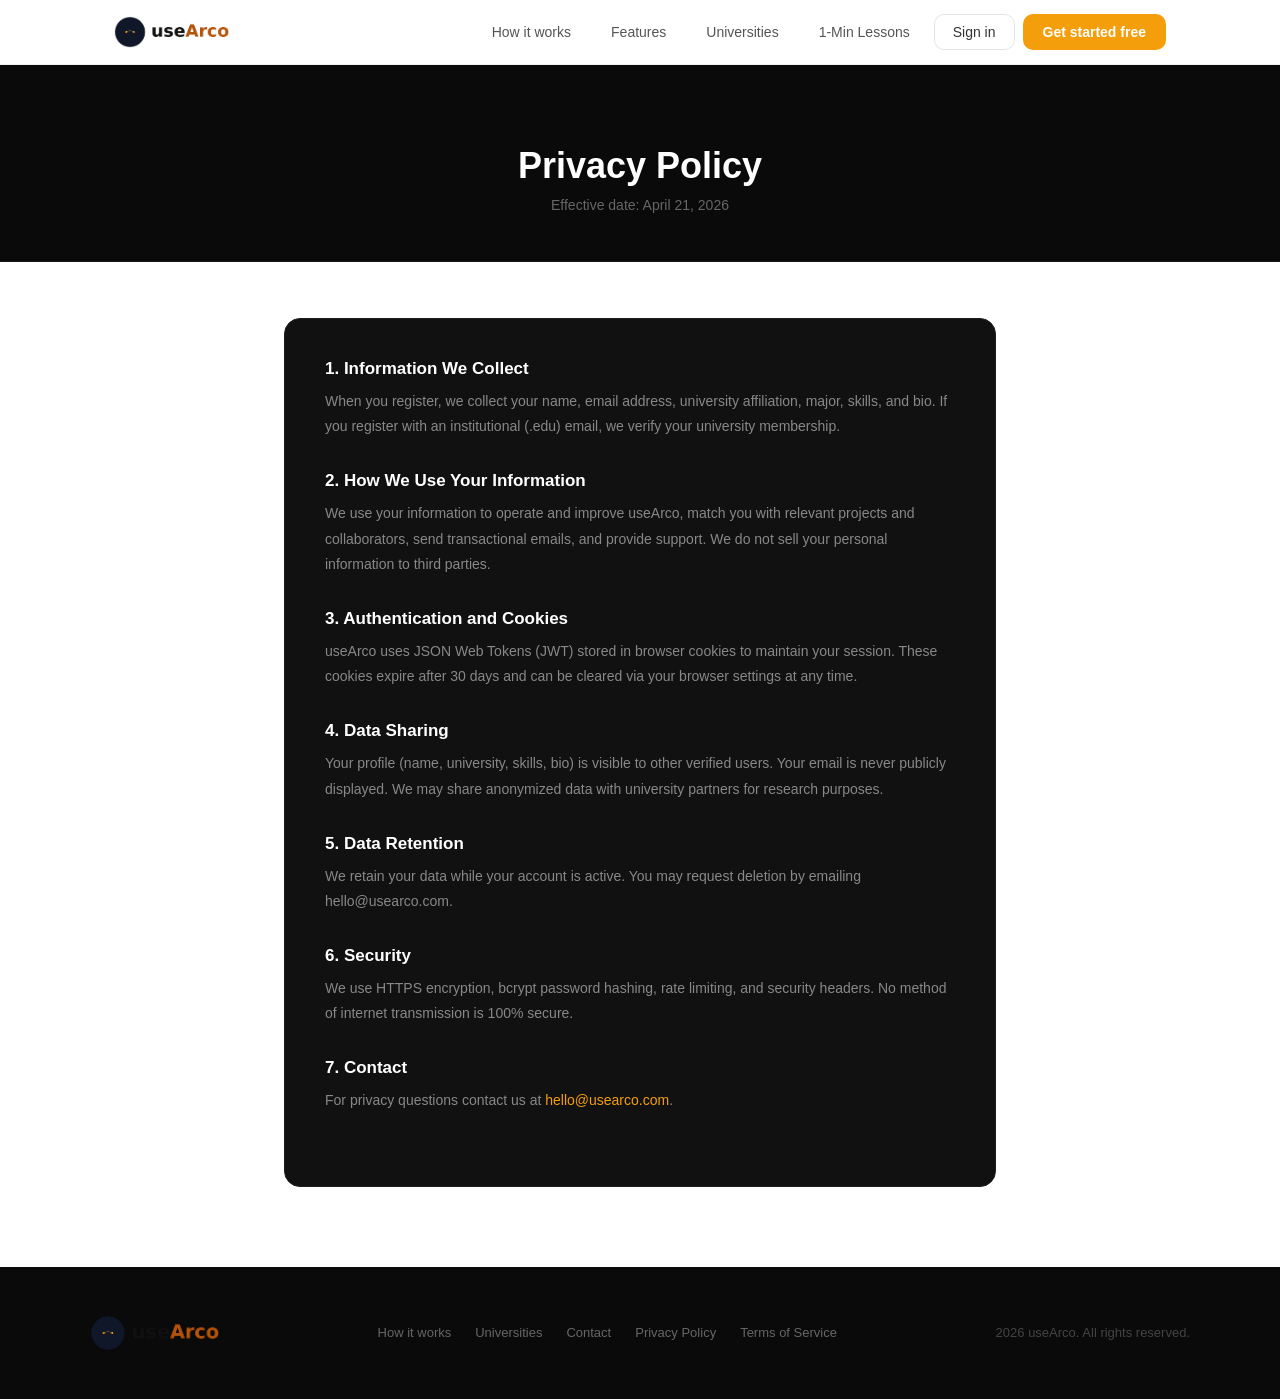
<file: privacy.html>
<!DOCTYPE html>
<html lang="en">
<head>
  <meta charset="UTF-8" />
  <meta name="viewport" content="width=device-width, initial-scale=1.0" />
  <title>Privacy Policy – useArco</title>
  <link rel="icon" href="/favicon.png" />
  <style>

    *, *::before, *::after { box-sizing: border-box; margin: 0; padding: 0; }
    html { scroll-behavior: smooth; }
    body { font-family: 'Inter', sans-serif; color: #111; background: #fff; -webkit-font-smoothing: antialiased; }
    a { text-decoration: none; color: inherit; }

    /* NAV */
    nav { position: sticky; top: 0; z-index: 100; background: rgba(255,255,255,0.95); backdrop-filter: blur(12px); border-bottom: 1px solid #f0f0f0; }
    .nav-inner { max-width: 1100px; margin: 0 auto; padding: 0 24px; height: 64px; display: flex; align-items: center; justify-content: space-between; }
    .nav-logo { display: flex; align-items: center; gap: 10px; }
    .nav-logo img { height: 32px; }
    .nav-links { display: flex; align-items: center; gap: 8px; }
    .nav-links a { font-size: 14px; font-weight: 500; color: #555; padding: 8px 16px; border-radius: 8px; transition: all 0.15s; }
    .nav-links a:hover { color: #111; background: #f5f5f5; }
    .btn-primary { background: #F59E0B; color: #fff !important; font-weight: 600 !important; border-radius: 10px !important; padding: 10px 20px !important; transition: background 0.15s !important; }
    .btn-primary:hover { background: #D97706 !important; }
    .btn-outline { border: 1.5px solid #e5e5e5; color: #333 !important; font-weight: 500 !important; border-radius: 10px !important; padding: 9px 18px !important; transition: all 0.15s !important; }
    .btn-outline:hover { border-color: #F59E0B; color: #D97706 !important; }

    /* HERO */
    .hero { max-width: 1100px; margin: 0 auto; padding: 96px 24px 80px; text-align: center; }
    .hero-badge { display: inline-flex; align-items: center; gap: 8px; background: #FEF3C7; color: #92400E; font-size: 13px; font-weight: 600; padding: 6px 14px; border-radius: 100px; border: 1px solid #FDE68A; margin-bottom: 28px; }
    .hero-badge span { width: 6px; height: 6px; background: #F59E0B; border-radius: 50%; display: inline-block; }
    .hero h1 { font-size: clamp(40px, 6vw, 72px); font-weight: 900; line-height: 1.08; letter-spacing: -2px; color: #0a0a0a; margin-bottom: 24px; }
    .hero h1 em { font-style: normal; color: #F59E0B; }
    .hero p { font-size: clamp(16px, 2vw, 20px); color: #666; max-width: 580px; margin: 0 auto 40px; line-height: 1.6; }
    .hero-cta { display: flex; gap: 12px; justify-content: center; flex-wrap: wrap; margin-bottom: 64px; }
    .hero-cta a { font-size: 16px; font-weight: 600; padding: 14px 28px; border-radius: 12px; transition: all 0.15s; display: inline-block; }
    .cta-main { background: #F59E0B; color: #fff; box-shadow: 0 4px 20px rgba(245,158,11,0.35); }
    .cta-main:hover { background: #D97706; transform: translateY(-1px); box-shadow: 0 6px 24px rgba(245,158,11,0.4); }
    .cta-sec { background: #fff; color: #333; border: 1.5px solid #e5e5e5; }
    .cta-sec:hover { border-color: #F59E0B; color: #D97706; }

    /* STATS */
    .stats { display: flex; justify-content: center; gap: 48px; flex-wrap: wrap; padding: 32px; background: #FAFAFA; border-radius: 20px; max-width: 700px; margin: 0 auto; }
    .stat { text-align: center; }
    .stat-num { font-size: 28px; font-weight: 800; color: #0a0a0a; }
    .stat-label { font-size: 13px; color: #888; margin-top: 2px; }

    /* SECTION */
    section { padding: 96px 24px; }
    .section-inner { max-width: 1100px; margin: 0 auto; }
    .section-label { font-size: 13px; font-weight: 600; color: #F59E0B; text-transform: uppercase; letter-spacing: 1px; margin-bottom: 12px; }
    .section-title { font-size: clamp(28px, 4vw, 44px); font-weight: 800; line-height: 1.15; letter-spacing: -1px; color: #0a0a0a; margin-bottom: 16px; }
    .section-sub { font-size: 18px; color: #666; max-width: 520px; line-height: 1.6; }

    /* HOW IT WORKS */
    .how { background: #fff; }
    .steps { display: grid; grid-template-columns: repeat(3, 1fr); gap: 32px; margin-top: 56px; }
    .step { text-align: center; padding: 40px 32px; border-radius: 20px; border: 1.5px solid #f0f0f0; transition: all 0.2s; }
    .step:hover { border-color: #FDE68A; box-shadow: 0 8px 32px rgba(245,158,11,0.08); transform: translateY(-2px); }
    .step-num { width: 48px; height: 48px; background: #FEF3C7; color: #92400E; border-radius: 14px; font-size: 20px; font-weight: 800; display: flex; align-items: center; justify-content: center; margin: 0 auto 20px; }
    .step h3 { font-size: 18px; font-weight: 700; color: #0a0a0a; margin-bottom: 10px; }
    .step p { font-size: 14px; color: #777; line-height: 1.6; }

    /* FEATURES */
    .features { background: #FAFAFA; }
    .feature-grid { display: grid; grid-template-columns: repeat(2, 1fr); gap: 24px; margin-top: 56px; }
    .feature-card { background: #fff; border-radius: 20px; padding: 36px; border: 1.5px solid #f0f0f0; transition: all 0.2s; }
    .feature-card:hover { border-color: #FDE68A; box-shadow: 0 8px 32px rgba(0,0,0,0.06); }
    .feature-icon { width: 48px; height: 48px; background: #FEF3C7; border-radius: 14px; display: flex; align-items: center; justify-content: center; font-size: 22px; margin-bottom: 20px; }
    .feature-card h3 { font-size: 18px; font-weight: 700; color: #0a0a0a; margin-bottom: 8px; }
    .feature-card p { font-size: 14px; color: #777; line-height: 1.65; }
    .feature-badge { display: inline-block; margin-top: 12px; font-size: 11px; font-weight: 600; color: #92400E; background: #FEF3C7; padding: 3px 10px; border-radius: 100px; }

    /* UNIVERSITY */
    .university { background: #0a0a0a; color: #fff; }
    .university .section-label { color: #F59E0B; }
    .university .section-title { color: #fff; }
    .university .section-sub { color: #aaa; }
    .uni-grid { display: grid; grid-template-columns: repeat(3, 1fr); gap: 24px; margin-top: 56px; }
    .uni-card { background: #1a1a1a; border-radius: 20px; padding: 32px; border: 1.5px solid #2a2a2a; }
    .uni-card h3 { font-size: 16px; font-weight: 700; color: #fff; margin-bottom: 8px; }
    .uni-card p { font-size: 14px; color: #888; line-height: 1.6; }
    .uni-card .uni-icon { width: 48px; height: 48px; background: #FEF3C7; border-radius: 14px; display: flex; align-items: center; justify-content: center; margin-bottom: 16px; }
    .uni-cta { margin-top: 48px; display: flex; gap: 16px; flex-wrap: wrap; }
    .uni-cta a { font-size: 15px; font-weight: 600; padding: 14px 28px; border-radius: 12px; display: inline-block; transition: all 0.15s; }
    .uni-cta .u-main { background: #F59E0B; color: #fff; }
    .uni-cta .u-main:hover { background: #D97706; }
    .uni-cta .u-sec { border: 1.5px solid #333; color: #ccc; }
    .uni-cta .u-sec:hover { border-color: #F59E0B; color: #F59E0B; }

    /* CTA SECTION */
    .cta-section { background: linear-gradient(135deg, #FEF3C7 0%, #fff 60%); text-align: center; }
    .cta-section .section-title { margin-bottom: 20px; }
    .cta-section .section-sub { margin: 0 auto 40px; }
    .cta-big { display: inline-flex; gap: 12px; flex-wrap: wrap; justify-content: center; }
    .cta-big a { font-size: 16px; font-weight: 600; padding: 16px 32px; border-radius: 14px; transition: all 0.15s; display: inline-block; }

    /* FOOTER */
    footer { background: #0a0a0a; color: #888; padding: 48px 24px; }
    .footer-inner { max-width: 1100px; margin: 0 auto; display: flex; align-items: center; justify-content: space-between; flex-wrap: wrap; gap: 20px; }
    .footer-logo { display: flex; align-items: center; gap: 10px; }
    .footer-logo img { height: 32px; opacity: 1; }
    .footer-links { display: flex; gap: 24px; }
    .footer-links a { font-size: 13px; color: #666; transition: color 0.15s; }
    .footer-links a:hover { color: #F59E0B; }
    .footer-copy { font-size: 13px; color: #444; }

    /* RESPONSIVE */
    @media (max-width: 768px) {
      .steps, .feature-grid, .uni-grid { grid-template-columns: 1fr; }
      .nav-links { display: none; }
      .stats { gap: 28px; }
      .hero { padding: 64px 24px 56px; }
    }

    /* Mobile hamburger menu */
    .hamburger { display: none; flex-direction: column; gap: 5px; cursor: pointer; padding: 8px; background: none; border: none; }
    .hamburger span { display: block; width: 22px; height: 2px; background: #1a1a1a; border-radius: 2px; transition: all 0.25s; }
    .hamburger.open span:nth-child(1) { transform: translateY(7px) rotate(45deg); }
    .hamburger.open span:nth-child(2) { opacity: 0; }
    .hamburger.open span:nth-child(3) { transform: translateY(-7px) rotate(-45deg); }
    .mobile-menu { display: none; position: absolute; top: 64px; left: 0; right: 0; background: #fff; border-bottom: 1px solid #e5e7eb; box-shadow: 0 8px 24px rgba(0,0,0,0.08); z-index: 999; padding: 16px 24px; flex-direction: column; gap: 4px; }
    .mobile-menu.open { display: flex; }
    .mobile-menu a { font-size: 15px; font-weight: 500; color: #374151; padding: 10px 12px; border-radius: 8px; text-decoration: none; transition: background 0.15s; }
    .mobile-menu a:hover { background: #FEF3C7; color: #92400E; }
    .mobile-menu .mobile-cta { background: #F59E0B; color: #fff !important; text-align: center; margin-top: 8px; font-weight: 600; }
    .mobile-menu .mobile-cta:hover { background: #D97706 !important; }
    @media (max-width: 768px) {
      .nav-links { display: none !important; }
      .nav-cta { display: none !important; }
      .hamburger { display: flex; }
      nav { position: relative; }
    }
  
    .legal-hero { background: #0a0a0a; padding: 80px 24px 48px; text-align: center; border-bottom: 1px solid #1a1a1a; }
    .legal-hero h1 { font-size: 36px; font-weight: 800; color: #fff; margin: 0 0 10px 0; }
    .legal-hero p { color: #666; font-size: 14px; margin: 0; }
    .legal-content { max-width: 760px; margin: 0 auto; padding: 56px 24px 80px; }
    .legal-card { background: #111; border: 1px solid #1e1e1e; border-radius: 16px; padding: 40px; }
  </style>
</head>
<body>
<nav>
  <div class="nav-inner">
    <div class="nav-logo">
      <img src="/logo.png" alt="useArco" />
    </div>
    <div class="nav-links" id="nav-links">
      <a href="#how-it-works">How it works</a>
      <a href="#features">Features</a>
      <a href="#universities">Universities</a>
            <a href="/lessons.html">1‑Min Lessons</a>
      <a href="https://use-arco-platform.vercel.app/login" class="btn-outline">Sign in</a>
      <a href="https://use-arco-platform.vercel.app/register" class="btn-primary">Get started free</a>
    </div>
  </div>
</nav>

<div class="legal-hero">
  <h1>Privacy Policy</h1>
  <p>Effective date: April 21, 2026</p>
</div>

<div class="legal-content">
  <div class="legal-card">
    
        <div style="margin-bottom: 32px;">
          <h2 style="font-size: 17px; font-weight: 700; color: #fff; margin: 0 0 10px 0;">1. Information We Collect</h2>
          <p style="color: #888; font-size: 14px; line-height: 1.8; margin: 0;">When you register, we collect your name, email address, university affiliation, major, skills, and bio. If you register with an institutional (.edu) email, we verify your university membership.</p>
        </div>
        <div style="margin-bottom: 32px;">
          <h2 style="font-size: 17px; font-weight: 700; color: #fff; margin: 0 0 10px 0;">2. How We Use Your Information</h2>
          <p style="color: #888; font-size: 14px; line-height: 1.8; margin: 0;">We use your information to operate and improve useArco, match you with relevant projects and collaborators, send transactional emails, and provide support. We do not sell your personal information to third parties.</p>
        </div>
        <div style="margin-bottom: 32px;">
          <h2 style="font-size: 17px; font-weight: 700; color: #fff; margin: 0 0 10px 0;">3. Authentication and Cookies</h2>
          <p style="color: #888; font-size: 14px; line-height: 1.8; margin: 0;">useArco uses JSON Web Tokens (JWT) stored in browser cookies to maintain your session. These cookies expire after 30 days and can be cleared via your browser settings at any time.</p>
        </div>
        <div style="margin-bottom: 32px;">
          <h2 style="font-size: 17px; font-weight: 700; color: #fff; margin: 0 0 10px 0;">4. Data Sharing</h2>
          <p style="color: #888; font-size: 14px; line-height: 1.8; margin: 0;">Your profile (name, university, skills, bio) is visible to other verified users. Your email is never publicly displayed. We may share anonymized data with university partners for research purposes.</p>
        </div>
        <div style="margin-bottom: 32px;">
          <h2 style="font-size: 17px; font-weight: 700; color: #fff; margin: 0 0 10px 0;">5. Data Retention</h2>
          <p style="color: #888; font-size: 14px; line-height: 1.8; margin: 0;">We retain your data while your account is active. You may request deletion by emailing hello@usearco.com.</p>
        </div>
        <div style="margin-bottom: 32px;">
          <h2 style="font-size: 17px; font-weight: 700; color: #fff; margin: 0 0 10px 0;">6. Security</h2>
          <p style="color: #888; font-size: 14px; line-height: 1.8; margin: 0;">We use HTTPS encryption, bcrypt password hashing, rate limiting, and security headers. No method of internet transmission is 100% secure.</p>
        </div>
        <div style="margin-bottom: 32px;">
          <h2 style="font-size: 17px; font-weight: 700; color: #fff; margin: 0 0 10px 0;">7. Contact</h2>
          <p style="color: #888; font-size: 14px; line-height: 1.8; margin: 0;">For privacy questions contact us at <a href="mailto:hello@usearco.com" style="color:#F59E0B;">hello@usearco.com</a>.</p>
        </div>
  </div>
</div>

<footer>
  <div class="footer-inner">
    <div class="footer-logo">
      <img src="/logo.png" alt="useArco" style="height:36px;" />
    </div>
    <div class="footer-links">
      <a href="#how-it-works">How it works</a>
      <a href="#universities">Universities</a>
      <a href="mailto:hello@usearco.com">Contact</a>
      <a href="https://use-arco-platform.vercel.app/privacy">Privacy Policy</a>
      <a href="https://use-arco-platform.vercel.app/terms">Terms of Service</a>
    </div>
    <div class="footer-copy">2026 useArco. All rights reserved.</div>
  </div>
</footer>

<script>
function toggleMenu() {
  const menu = document.getElementById('mobile-menu');
  menu.classList.toggle('hidden');
}
</script>
</body>
</html>
</file>
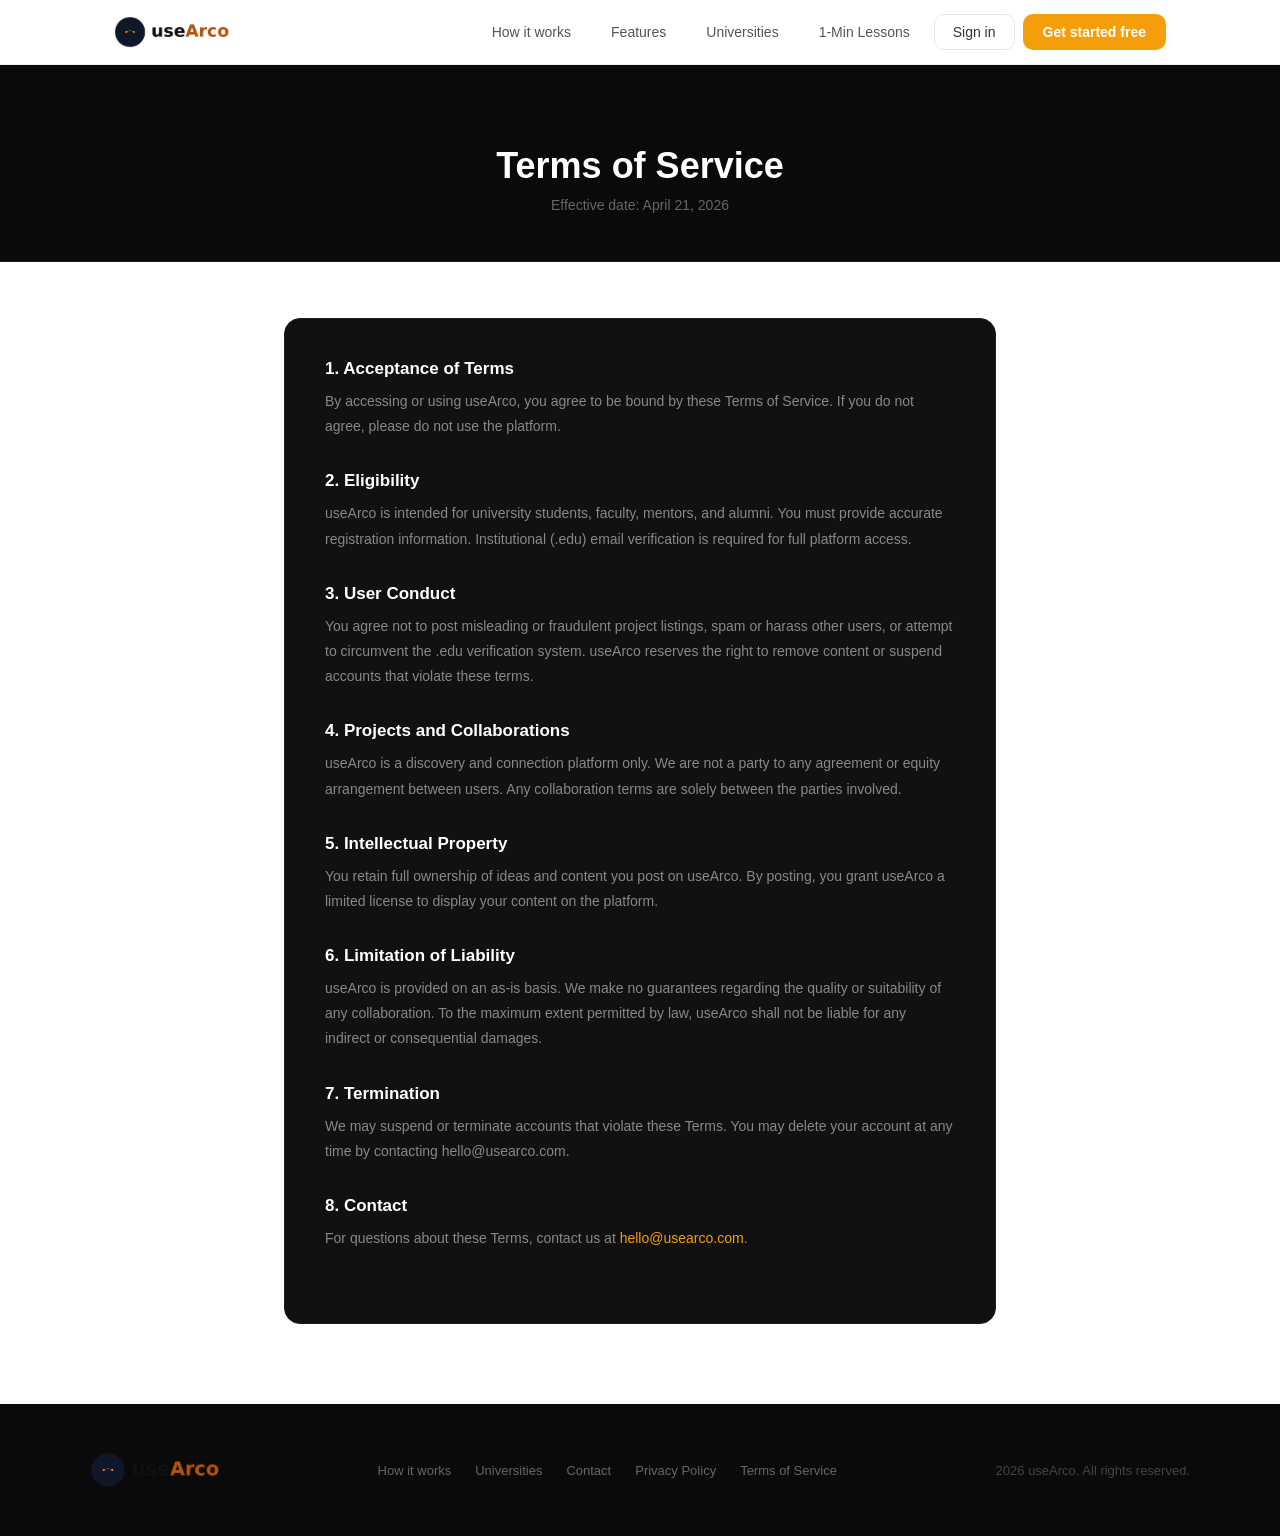
<file: terms.html>
<!DOCTYPE html>
<html lang="en">
<head>
  <meta charset="UTF-8" />
  <meta name="viewport" content="width=device-width, initial-scale=1.0" />
  <title>Terms of Service – useArco</title>
  <link rel="icon" href="/favicon.png" />
  <style>

    *, *::before, *::after { box-sizing: border-box; margin: 0; padding: 0; }
    html { scroll-behavior: smooth; }
    body { font-family: 'Inter', sans-serif; color: #111; background: #fff; -webkit-font-smoothing: antialiased; }
    a { text-decoration: none; color: inherit; }

    /* NAV */
    nav { position: sticky; top: 0; z-index: 100; background: rgba(255,255,255,0.95); backdrop-filter: blur(12px); border-bottom: 1px solid #f0f0f0; }
    .nav-inner { max-width: 1100px; margin: 0 auto; padding: 0 24px; height: 64px; display: flex; align-items: center; justify-content: space-between; }
    .nav-logo { display: flex; align-items: center; gap: 10px; }
    .nav-logo img { height: 32px; }
    .nav-links { display: flex; align-items: center; gap: 8px; }
    .nav-links a { font-size: 14px; font-weight: 500; color: #555; padding: 8px 16px; border-radius: 8px; transition: all 0.15s; }
    .nav-links a:hover { color: #111; background: #f5f5f5; }
    .btn-primary { background: #F59E0B; color: #fff !important; font-weight: 600 !important; border-radius: 10px !important; padding: 10px 20px !important; transition: background 0.15s !important; }
    .btn-primary:hover { background: #D97706 !important; }
    .btn-outline { border: 1.5px solid #e5e5e5; color: #333 !important; font-weight: 500 !important; border-radius: 10px !important; padding: 9px 18px !important; transition: all 0.15s !important; }
    .btn-outline:hover { border-color: #F59E0B; color: #D97706 !important; }

    /* HERO */
    .hero { max-width: 1100px; margin: 0 auto; padding: 96px 24px 80px; text-align: center; }
    .hero-badge { display: inline-flex; align-items: center; gap: 8px; background: #FEF3C7; color: #92400E; font-size: 13px; font-weight: 600; padding: 6px 14px; border-radius: 100px; border: 1px solid #FDE68A; margin-bottom: 28px; }
    .hero-badge span { width: 6px; height: 6px; background: #F59E0B; border-radius: 50%; display: inline-block; }
    .hero h1 { font-size: clamp(40px, 6vw, 72px); font-weight: 900; line-height: 1.08; letter-spacing: -2px; color: #0a0a0a; margin-bottom: 24px; }
    .hero h1 em { font-style: normal; color: #F59E0B; }
    .hero p { font-size: clamp(16px, 2vw, 20px); color: #666; max-width: 580px; margin: 0 auto 40px; line-height: 1.6; }
    .hero-cta { display: flex; gap: 12px; justify-content: center; flex-wrap: wrap; margin-bottom: 64px; }
    .hero-cta a { font-size: 16px; font-weight: 600; padding: 14px 28px; border-radius: 12px; transition: all 0.15s; display: inline-block; }
    .cta-main { background: #F59E0B; color: #fff; box-shadow: 0 4px 20px rgba(245,158,11,0.35); }
    .cta-main:hover { background: #D97706; transform: translateY(-1px); box-shadow: 0 6px 24px rgba(245,158,11,0.4); }
    .cta-sec { background: #fff; color: #333; border: 1.5px solid #e5e5e5; }
    .cta-sec:hover { border-color: #F59E0B; color: #D97706; }

    /* STATS */
    .stats { display: flex; justify-content: center; gap: 48px; flex-wrap: wrap; padding: 32px; background: #FAFAFA; border-radius: 20px; max-width: 700px; margin: 0 auto; }
    .stat { text-align: center; }
    .stat-num { font-size: 28px; font-weight: 800; color: #0a0a0a; }
    .stat-label { font-size: 13px; color: #888; margin-top: 2px; }

    /* SECTION */
    section { padding: 96px 24px; }
    .section-inner { max-width: 1100px; margin: 0 auto; }
    .section-label { font-size: 13px; font-weight: 600; color: #F59E0B; text-transform: uppercase; letter-spacing: 1px; margin-bottom: 12px; }
    .section-title { font-size: clamp(28px, 4vw, 44px); font-weight: 800; line-height: 1.15; letter-spacing: -1px; color: #0a0a0a; margin-bottom: 16px; }
    .section-sub { font-size: 18px; color: #666; max-width: 520px; line-height: 1.6; }

    /* HOW IT WORKS */
    .how { background: #fff; }
    .steps { display: grid; grid-template-columns: repeat(3, 1fr); gap: 32px; margin-top: 56px; }
    .step { text-align: center; padding: 40px 32px; border-radius: 20px; border: 1.5px solid #f0f0f0; transition: all 0.2s; }
    .step:hover { border-color: #FDE68A; box-shadow: 0 8px 32px rgba(245,158,11,0.08); transform: translateY(-2px); }
    .step-num { width: 48px; height: 48px; background: #FEF3C7; color: #92400E; border-radius: 14px; font-size: 20px; font-weight: 800; display: flex; align-items: center; justify-content: center; margin: 0 auto 20px; }
    .step h3 { font-size: 18px; font-weight: 700; color: #0a0a0a; margin-bottom: 10px; }
    .step p { font-size: 14px; color: #777; line-height: 1.6; }

    /* FEATURES */
    .features { background: #FAFAFA; }
    .feature-grid { display: grid; grid-template-columns: repeat(2, 1fr); gap: 24px; margin-top: 56px; }
    .feature-card { background: #fff; border-radius: 20px; padding: 36px; border: 1.5px solid #f0f0f0; transition: all 0.2s; }
    .feature-card:hover { border-color: #FDE68A; box-shadow: 0 8px 32px rgba(0,0,0,0.06); }
    .feature-icon { width: 48px; height: 48px; background: #FEF3C7; border-radius: 14px; display: flex; align-items: center; justify-content: center; font-size: 22px; margin-bottom: 20px; }
    .feature-card h3 { font-size: 18px; font-weight: 700; color: #0a0a0a; margin-bottom: 8px; }
    .feature-card p { font-size: 14px; color: #777; line-height: 1.65; }
    .feature-badge { display: inline-block; margin-top: 12px; font-size: 11px; font-weight: 600; color: #92400E; background: #FEF3C7; padding: 3px 10px; border-radius: 100px; }

    /* UNIVERSITY */
    .university { background: #0a0a0a; color: #fff; }
    .university .section-label { color: #F59E0B; }
    .university .section-title { color: #fff; }
    .university .section-sub { color: #aaa; }
    .uni-grid { display: grid; grid-template-columns: repeat(3, 1fr); gap: 24px; margin-top: 56px; }
    .uni-card { background: #1a1a1a; border-radius: 20px; padding: 32px; border: 1.5px solid #2a2a2a; }
    .uni-card h3 { font-size: 16px; font-weight: 700; color: #fff; margin-bottom: 8px; }
    .uni-card p { font-size: 14px; color: #888; line-height: 1.6; }
    .uni-card .uni-icon { width: 48px; height: 48px; background: #FEF3C7; border-radius: 14px; display: flex; align-items: center; justify-content: center; margin-bottom: 16px; }
    .uni-cta { margin-top: 48px; display: flex; gap: 16px; flex-wrap: wrap; }
    .uni-cta a { font-size: 15px; font-weight: 600; padding: 14px 28px; border-radius: 12px; display: inline-block; transition: all 0.15s; }
    .uni-cta .u-main { background: #F59E0B; color: #fff; }
    .uni-cta .u-main:hover { background: #D97706; }
    .uni-cta .u-sec { border: 1.5px solid #333; color: #ccc; }
    .uni-cta .u-sec:hover { border-color: #F59E0B; color: #F59E0B; }

    /* CTA SECTION */
    .cta-section { background: linear-gradient(135deg, #FEF3C7 0%, #fff 60%); text-align: center; }
    .cta-section .section-title { margin-bottom: 20px; }
    .cta-section .section-sub { margin: 0 auto 40px; }
    .cta-big { display: inline-flex; gap: 12px; flex-wrap: wrap; justify-content: center; }
    .cta-big a { font-size: 16px; font-weight: 600; padding: 16px 32px; border-radius: 14px; transition: all 0.15s; display: inline-block; }

    /* FOOTER */
    footer { background: #0a0a0a; color: #888; padding: 48px 24px; }
    .footer-inner { max-width: 1100px; margin: 0 auto; display: flex; align-items: center; justify-content: space-between; flex-wrap: wrap; gap: 20px; }
    .footer-logo { display: flex; align-items: center; gap: 10px; }
    .footer-logo img { height: 32px; opacity: 1; }
    .footer-links { display: flex; gap: 24px; }
    .footer-links a { font-size: 13px; color: #666; transition: color 0.15s; }
    .footer-links a:hover { color: #F59E0B; }
    .footer-copy { font-size: 13px; color: #444; }

    /* RESPONSIVE */
    @media (max-width: 768px) {
      .steps, .feature-grid, .uni-grid { grid-template-columns: 1fr; }
      .nav-links { display: none; }
      .stats { gap: 28px; }
      .hero { padding: 64px 24px 56px; }
    }

    /* Mobile hamburger menu */
    .hamburger { display: none; flex-direction: column; gap: 5px; cursor: pointer; padding: 8px; background: none; border: none; }
    .hamburger span { display: block; width: 22px; height: 2px; background: #1a1a1a; border-radius: 2px; transition: all 0.25s; }
    .hamburger.open span:nth-child(1) { transform: translateY(7px) rotate(45deg); }
    .hamburger.open span:nth-child(2) { opacity: 0; }
    .hamburger.open span:nth-child(3) { transform: translateY(-7px) rotate(-45deg); }
    .mobile-menu { display: none; position: absolute; top: 64px; left: 0; right: 0; background: #fff; border-bottom: 1px solid #e5e7eb; box-shadow: 0 8px 24px rgba(0,0,0,0.08); z-index: 999; padding: 16px 24px; flex-direction: column; gap: 4px; }
    .mobile-menu.open { display: flex; }
    .mobile-menu a { font-size: 15px; font-weight: 500; color: #374151; padding: 10px 12px; border-radius: 8px; text-decoration: none; transition: background 0.15s; }
    .mobile-menu a:hover { background: #FEF3C7; color: #92400E; }
    .mobile-menu .mobile-cta { background: #F59E0B; color: #fff !important; text-align: center; margin-top: 8px; font-weight: 600; }
    .mobile-menu .mobile-cta:hover { background: #D97706 !important; }
    @media (max-width: 768px) {
      .nav-links { display: none !important; }
      .nav-cta { display: none !important; }
      .hamburger { display: flex; }
      nav { position: relative; }
    }
  
    .legal-hero { background: #0a0a0a; padding: 80px 24px 48px; text-align: center; border-bottom: 1px solid #1a1a1a; }
    .legal-hero h1 { font-size: 36px; font-weight: 800; color: #fff; margin: 0 0 10px 0; }
    .legal-hero p { color: #666; font-size: 14px; margin: 0; }
    .legal-content { max-width: 760px; margin: 0 auto; padding: 56px 24px 80px; }
    .legal-card { background: #111; border: 1px solid #1e1e1e; border-radius: 16px; padding: 40px; }
  </style>
</head>
<body>
<nav>
  <div class="nav-inner">
    <div class="nav-logo">
      <img src="/logo.png" alt="useArco" />
    </div>
    <div class="nav-links" id="nav-links">
      <a href="#how-it-works">How it works</a>
      <a href="#features">Features</a>
      <a href="#universities">Universities</a>
            <a href="/lessons.html">1‑Min Lessons</a>
      <a href="https://use-arco-platform.vercel.app/login" class="btn-outline">Sign in</a>
      <a href="https://use-arco-platform.vercel.app/register" class="btn-primary">Get started free</a>
    </div>
  </div>
</nav>

<div class="legal-hero">
  <h1>Terms of Service</h1>
  <p>Effective date: April 21, 2026</p>
</div>

<div class="legal-content">
  <div class="legal-card">
    
        <div style="margin-bottom: 32px;">
          <h2 style="font-size: 17px; font-weight: 700; color: #fff; margin: 0 0 10px 0;">1. Acceptance of Terms</h2>
          <p style="color: #888; font-size: 14px; line-height: 1.8; margin: 0;">By accessing or using useArco, you agree to be bound by these Terms of Service. If you do not agree, please do not use the platform.</p>
        </div>
        <div style="margin-bottom: 32px;">
          <h2 style="font-size: 17px; font-weight: 700; color: #fff; margin: 0 0 10px 0;">2. Eligibility</h2>
          <p style="color: #888; font-size: 14px; line-height: 1.8; margin: 0;">useArco is intended for university students, faculty, mentors, and alumni. You must provide accurate registration information. Institutional (.edu) email verification is required for full platform access.</p>
        </div>
        <div style="margin-bottom: 32px;">
          <h2 style="font-size: 17px; font-weight: 700; color: #fff; margin: 0 0 10px 0;">3. User Conduct</h2>
          <p style="color: #888; font-size: 14px; line-height: 1.8; margin: 0;">You agree not to post misleading or fraudulent project listings, spam or harass other users, or attempt to circumvent the .edu verification system. useArco reserves the right to remove content or suspend accounts that violate these terms.</p>
        </div>
        <div style="margin-bottom: 32px;">
          <h2 style="font-size: 17px; font-weight: 700; color: #fff; margin: 0 0 10px 0;">4. Projects and Collaborations</h2>
          <p style="color: #888; font-size: 14px; line-height: 1.8; margin: 0;">useArco is a discovery and connection platform only. We are not a party to any agreement or equity arrangement between users. Any collaboration terms are solely between the parties involved.</p>
        </div>
        <div style="margin-bottom: 32px;">
          <h2 style="font-size: 17px; font-weight: 700; color: #fff; margin: 0 0 10px 0;">5. Intellectual Property</h2>
          <p style="color: #888; font-size: 14px; line-height: 1.8; margin: 0;">You retain full ownership of ideas and content you post on useArco. By posting, you grant useArco a limited license to display your content on the platform.</p>
        </div>
        <div style="margin-bottom: 32px;">
          <h2 style="font-size: 17px; font-weight: 700; color: #fff; margin: 0 0 10px 0;">6. Limitation of Liability</h2>
          <p style="color: #888; font-size: 14px; line-height: 1.8; margin: 0;">useArco is provided on an as-is basis. We make no guarantees regarding the quality or suitability of any collaboration. To the maximum extent permitted by law, useArco shall not be liable for any indirect or consequential damages.</p>
        </div>
        <div style="margin-bottom: 32px;">
          <h2 style="font-size: 17px; font-weight: 700; color: #fff; margin: 0 0 10px 0;">7. Termination</h2>
          <p style="color: #888; font-size: 14px; line-height: 1.8; margin: 0;">We may suspend or terminate accounts that violate these Terms. You may delete your account at any time by contacting hello@usearco.com.</p>
        </div>
        <div style="margin-bottom: 32px;">
          <h2 style="font-size: 17px; font-weight: 700; color: #fff; margin: 0 0 10px 0;">8. Contact</h2>
          <p style="color: #888; font-size: 14px; line-height: 1.8; margin: 0;">For questions about these Terms, contact us at <a href="mailto:hello@usearco.com" style="color:#F59E0B;">hello@usearco.com</a>.</p>
        </div>
  </div>
</div>

<footer>
  <div class="footer-inner">
    <div class="footer-logo">
      <img src="/logo.png" alt="useArco" style="height:36px;" />
    </div>
    <div class="footer-links">
      <a href="#how-it-works">How it works</a>
      <a href="#universities">Universities</a>
      <a href="mailto:hello@usearco.com">Contact</a>
      <a href="https://use-arco-platform.vercel.app/privacy">Privacy Policy</a>
      <a href="https://use-arco-platform.vercel.app/terms">Terms of Service</a>
    </div>
    <div class="footer-copy">2026 useArco. All rights reserved.</div>
  </div>
</footer>

<script>
function toggleMenu() {
  const menu = document.getElementById('mobile-menu');
  menu.classList.toggle('hidden');
}
</script>
</body>
</html>
</file>
